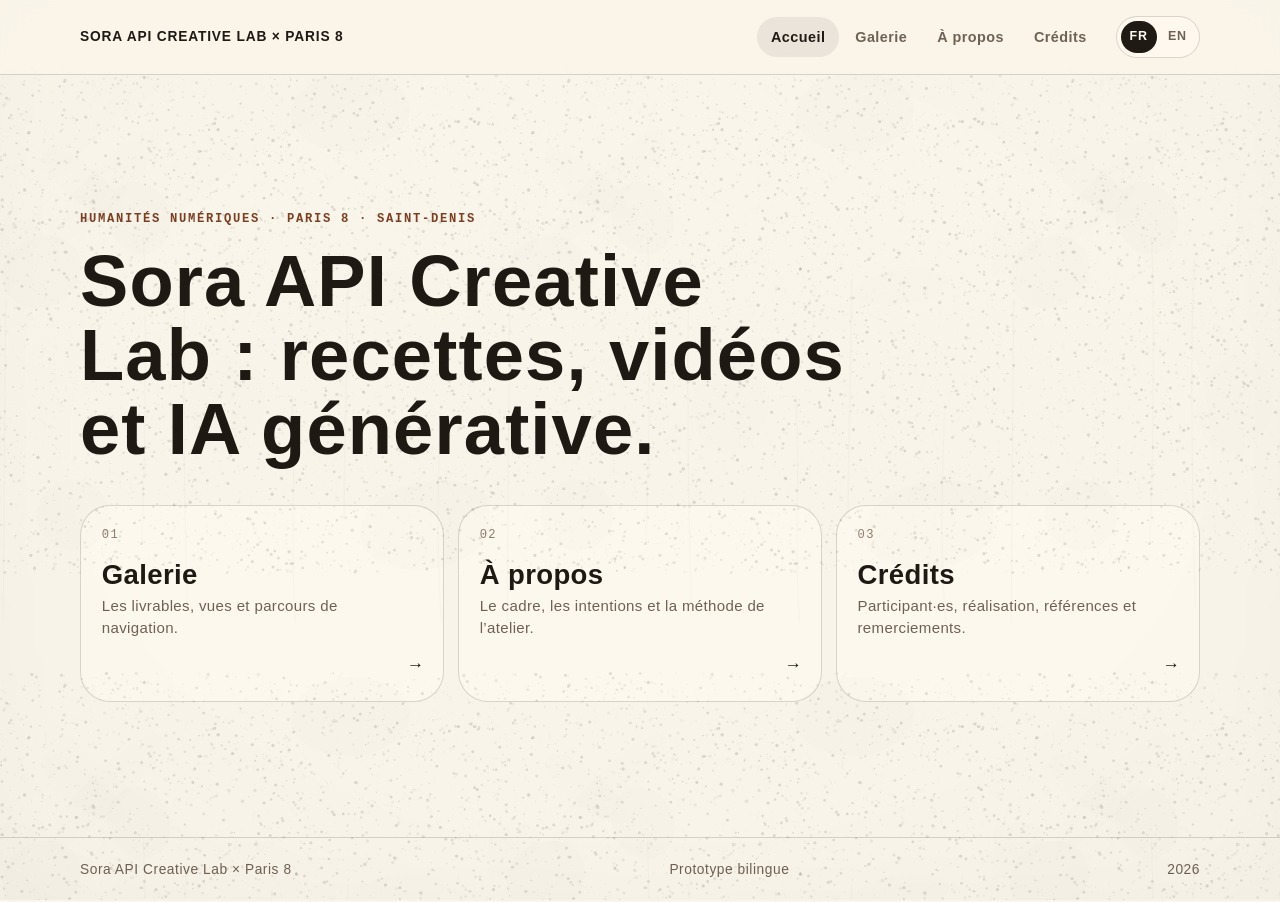
<file: index.html>
<!doctype html>
<html lang="fr">
<head>
  <meta charset="utf-8" />
  <meta name="viewport" content="width=device-width, initial-scale=1" />
  <meta name="description" content="Accueil de la vitrine OpenAI Creative Lab avec les étudiant·es en Humanités numériques de Paris 8." />
  <title>OpenAI Creative Lab × Paris 8 — Accueil</title>
  <link rel="icon" href="./assets/favicon.svg" type="image/svg+xml" />
  <link rel="stylesheet" href="./assets/styles.css" />
  <script type="module">
    import 'https://esm.run/@material/web/all.js';
    import {styles as typescaleStyles} from 'https://esm.run/@material/web/typography/md-typescale-styles.js';
    if ('adoptedStyleSheets' in Document.prototype) {
      document.adoptedStyleSheets.push(typescaleStyles.styleSheet);
    }
  </script>
  <script type="module" src="./assets/site.js"></script>
</head>
<body data-page="home">
  <a class="skip-link" href="#main" data-i18n="a11y.skip">Aller au contenu</a>

  <header class="site-header">
    <div class="header-inner">
      <a class="brand" href="./index.html" aria-label="Sora API Creative Lab Paris 8">
        <span class="brand-text">Sora API Creative Lab × Paris 8</span>
      </a>
      <nav class="site-nav" aria-label="Navigation principale" data-i18n-aria-label="nav.aria">
        <a href="./index.html" data-nav="home" data-i18n="nav.home">Accueil</a>
        <a href="./galerie.html" data-nav="galerie" data-i18n="nav.gallery">Galerie</a>
        <a href="./about.html" data-nav="about" data-i18n="nav.about">À propos</a>
        <a href="./credits.html" data-nav="credits" data-i18n="nav.credits">Crédits</a>
      </nav>
      <div class="lang-switch" aria-label="Choix de langue" data-i18n-aria-label="lang.aria">
        <button type="button" data-lang="fr">FR</button>
        <button type="button" data-lang="en">EN</button>
      </div>
    </div>
  </header>

  <main id="main">
    <section class="hero section-shell home-hero" aria-labelledby="home-title">
      <p class="eyebrow" data-i18n="home.eyebrow">Humanités numériques · Paris 8 · Saint-Denis</p>
      <h1 id="home-title" data-i18n="home.title">OpenAI Creative Lab : recettes, vidéos et IA générative.</h1>

      <nav class="home-options" aria-label="Sections du site" data-i18n-aria-label="home.optionsAria">
        <a class="option-card" href="./galerie.html">
          <span class="option-index">01</span>
          <span class="option-body">
            <strong data-i18n="home.galleryTitle">Galerie</strong>
            <span data-i18n="home.galleryCopy">Les livrables, vues et parcours de navigation.</span>
          </span>
          <span class="option-arrow" aria-hidden="true">→</span>
        </a>
        <a class="option-card" href="./about.html">
          <span class="option-index">02</span>
          <span class="option-body">
            <strong data-i18n="home.aboutTitle">À propos</strong>
            <span data-i18n="home.aboutCopy">Le cadre, les intentions et la méthode de l’atelier.</span>
          </span>
          <span class="option-arrow" aria-hidden="true">→</span>
        </a>
        <a class="option-card" href="./credits.html">
          <span class="option-index">03</span>
          <span class="option-body">
            <strong data-i18n="home.creditsTitle">Crédits</strong>
            <span data-i18n="home.creditsCopy">Participant·es, réalisation, références et remerciements.</span>
          </span>
          <span class="option-arrow" aria-hidden="true">→</span>
        </a>
      </nav>
    </section>
  </main>

  <footer class="site-footer">
    <div class="section-shell footer-inner">
      <span>Sora API Creative Lab × Paris 8</span>
      <span data-i18n="footer.note">Prototype bilingue</span>
      <span id="year"></span>
    </div>
  </footer>
</body>
</html>
</file>
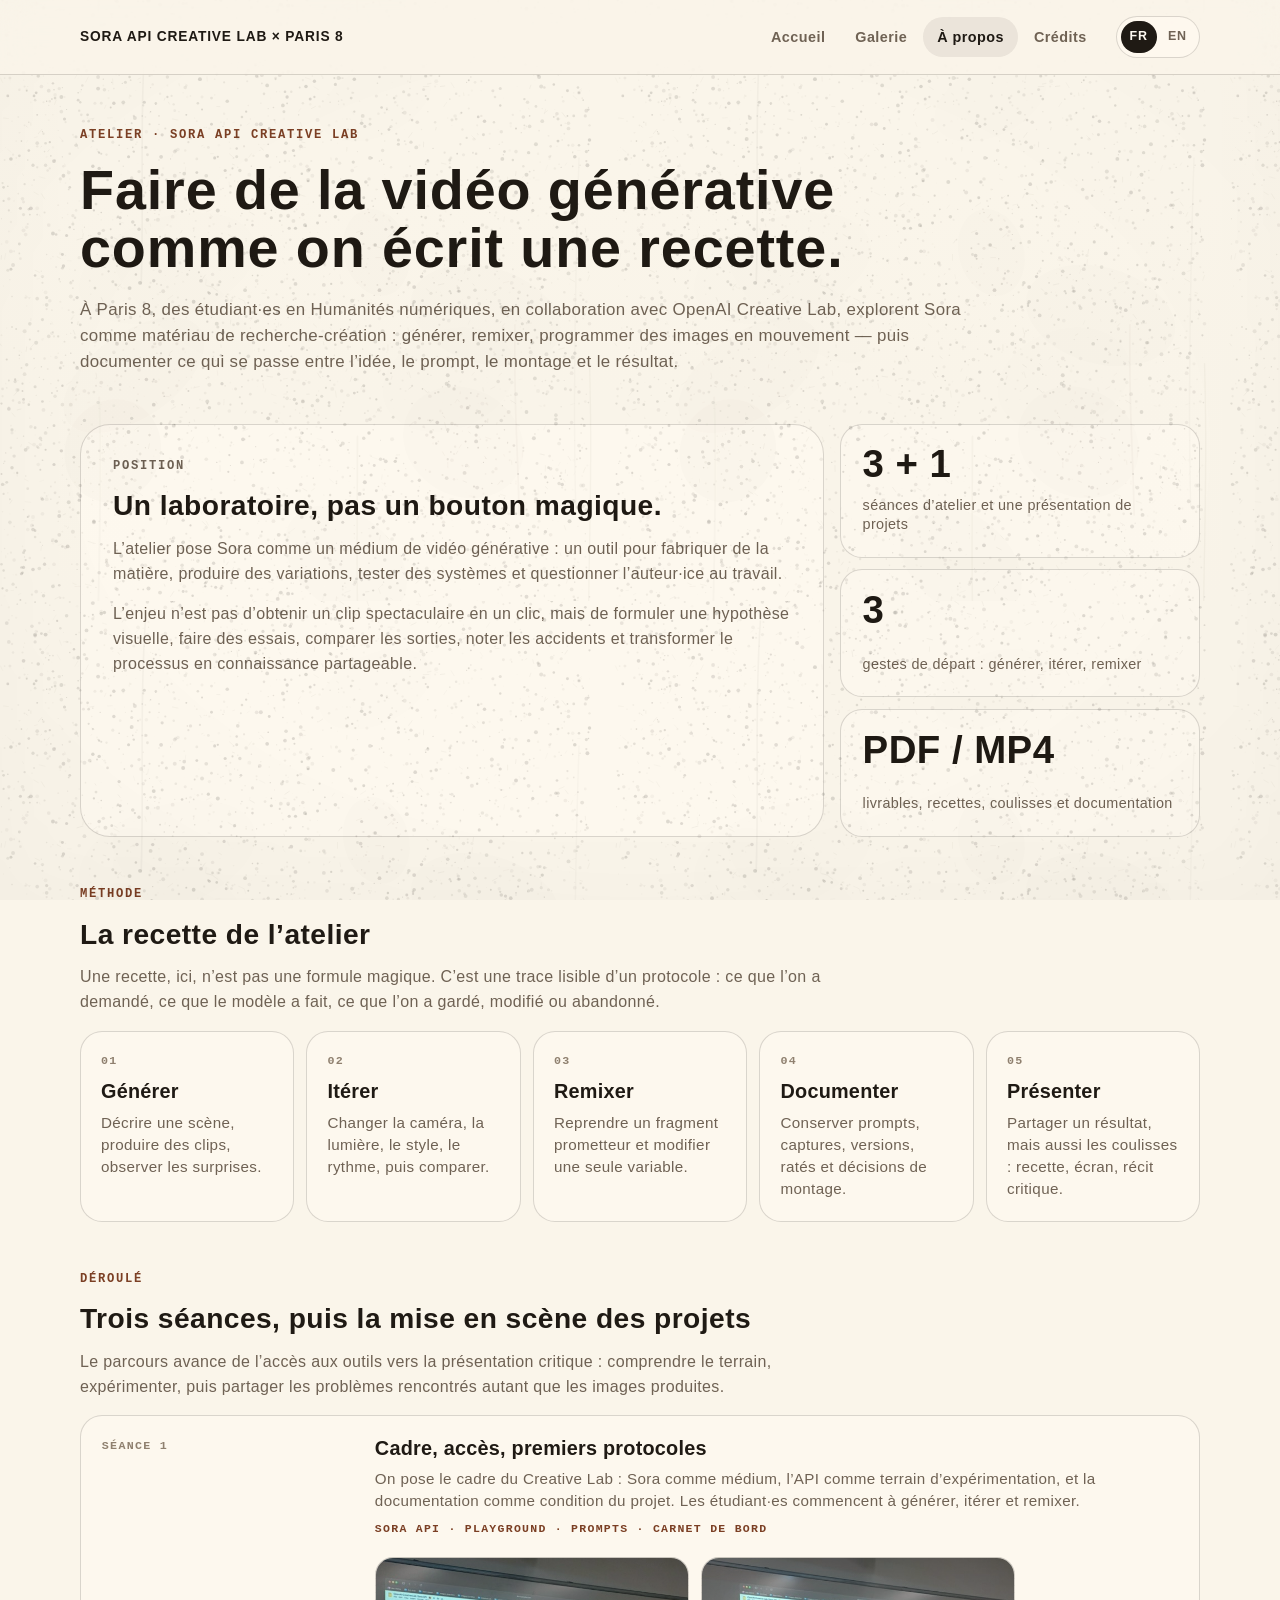
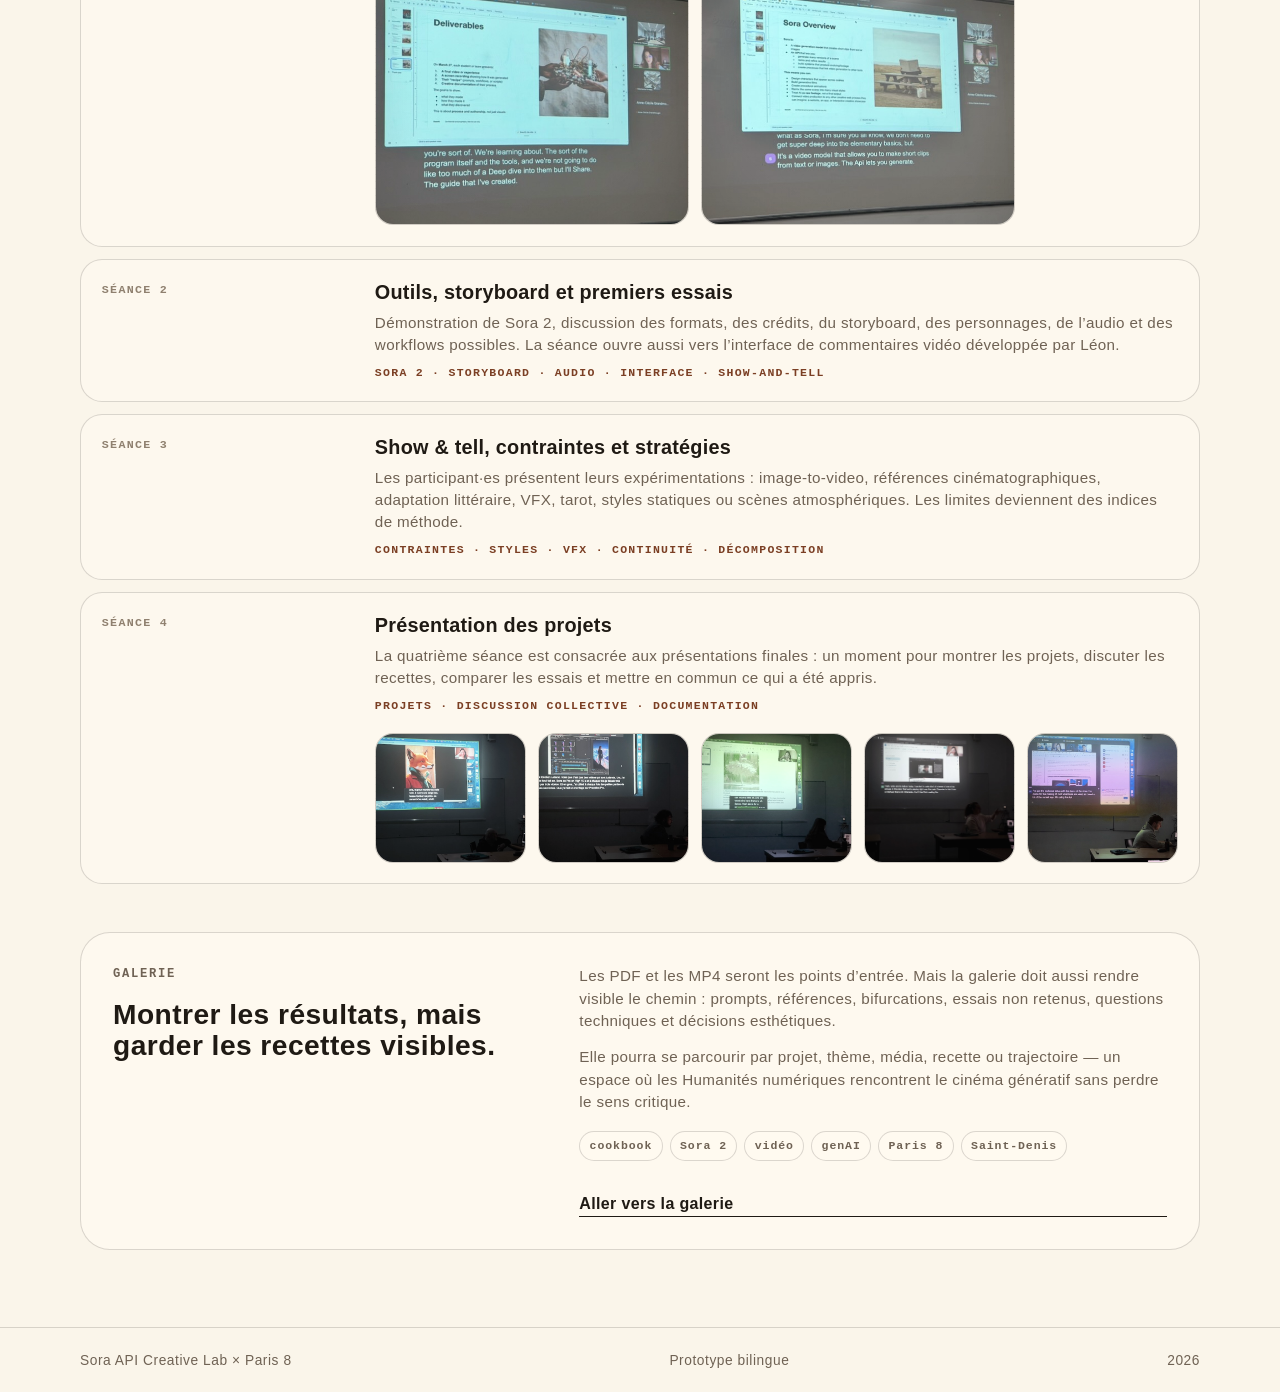
<file: about.html>
<!doctype html>
<html lang="fr">
<head>
  <meta charset="utf-8" />
  <meta name="viewport" content="width=device-width, initial-scale=1" />
  <meta name="description" content="À propos de l’atelier Sora API Creative Lab avec les étudiant·es en Humanités numériques de Paris 8." />
  <title>Sora API Creative Lab × Paris 8 — À propos</title>
  <link rel="icon" href="./assets/favicon.svg" type="image/svg+xml" />
  <link rel="stylesheet" href="./assets/styles.css" />
  <script type="module">
    import 'https://esm.run/@material/web/all.js';
    import {styles as typescaleStyles} from 'https://esm.run/@material/web/typography/md-typescale-styles.js';
    if ('adoptedStyleSheets' in Document.prototype) {
      document.adoptedStyleSheets.push(typescaleStyles.styleSheet);
    }
  </script>
  <script type="module" src="./assets/site.js"></script>
</head>
<body data-page="about">
  <a class="skip-link" href="#main" data-i18n="a11y.skip">Aller au contenu</a>

  <header class="site-header">
    <div class="header-inner">
      <a class="brand" href="./index.html" aria-label="Sora API Creative Lab Paris 8">
        <span class="brand-text">Sora API Creative Lab × Paris 8</span>
      </a>
      <nav class="site-nav" aria-label="Navigation principale" data-i18n-aria-label="nav.aria">
        <a href="./index.html" data-nav="home" data-i18n="nav.home">Accueil</a>
        <a href="./galerie.html" data-nav="galerie" data-i18n="nav.gallery">Galerie</a>
        <a href="./about.html" data-nav="about" data-i18n="nav.about">À propos</a>
        <a href="./credits.html" data-nav="credits" data-i18n="nav.credits">Crédits</a>
      </nav>
      <div class="lang-switch" aria-label="Choix de langue" data-i18n-aria-label="lang.aria">
        <button type="button" data-lang="fr">FR</button>
        <button type="button" data-lang="en">EN</button>
      </div>
    </div>
  </header>

  <main id="main">
    <section class="hero section-shell page-hero about-page" aria-labelledby="about-title">
      <div class="page-heading">
        <p class="eyebrow" data-i18n="about.eyebrow">Atelier · Sora API Creative Lab</p>
        <h1 id="about-title" data-i18n="about.title">Faire de la vidéo générative comme on écrit une recette.</h1>
        <p class="lede" data-i18n="about.lede">À Paris 8, des étudiant·es en Humanités numériques explorent Sora comme matériau de recherche-création : générer, remixer, programmer des images en mouvement — puis documenter ce qui se passe entre l’idée, le prompt, le montage et le résultat.</p>
      </div>

      <div class="about-intro-grid" aria-label="Présentation de l’atelier" data-i18n-aria-label="about.gridAria">
        <article class="text-panel about-lead-panel">
          <p class="panel-label" data-i18n="about.manifestKicker">Position</p>
          <h2 data-i18n="about.manifestTitle">Un laboratoire, pas un bouton magique.</h2>
          <p data-i18n="about.manifestBody1">L’atelier pose Sora comme un médium de vidéo générative : un outil pour fabriquer de la matière, produire des variations, tester des systèmes et questionner l’auteur·ice au travail.</p>
          <p data-i18n="about.manifestBody2">L’enjeu n’est pas d’obtenir un clip spectaculaire en un clic, mais de formuler une hypothèse visuelle, faire des essais, comparer les sorties, noter les accidents et transformer le processus en connaissance partageable.</p>
        </article>

        <aside class="lab-facts" aria-label="Repères" data-i18n-aria-label="about.factsAria">
          <div class="fact-card">
            <span class="fact-number" data-i18n="about.factSessionsNumber">3 + 1</span>
            <span class="fact-label" data-i18n="about.factSessionsLabel">séances d’atelier et une présentation de projets</span>
          </div>
          <div class="fact-card">
            <span class="fact-number" data-i18n="about.factMethodNumber">3</span>
            <span class="fact-label" data-i18n="about.factMethodLabel">gestes de départ : générer, itérer, remixer</span>
          </div>
          <div class="fact-card">
            <span class="fact-number" data-i18n="about.factOutputNumber">PDF / MP4</span>
            <span class="fact-label" data-i18n="about.factOutputLabel">livrables, recettes, coulisses et documentation</span>
          </div>
        </aside>
      </div>

      <section class="about-block" aria-labelledby="method-title">
        <div class="section-heading">
          <p class="panel-label" data-i18n="about.methodKicker">Méthode</p>
          <h2 id="method-title" data-i18n="about.methodTitle">La recette de l’atelier</h2>
          <p data-i18n="about.methodLede">Une recette, ici, n’est pas une formule magique. C’est une trace lisible d’un protocole : ce que l’on a demandé, ce que le modèle a fait, ce que l’on a gardé, modifié ou abandonné.</p>
        </div>
        <div class="method-grid" aria-label="Étapes de méthode" data-i18n-aria-label="about.methodAria">
          <article class="method-card">
            <span class="method-index">01</span>
            <h3 data-i18n="about.methodGenerateTitle">Générer</h3>
            <p data-i18n="about.methodGenerateBody">Décrire une scène, produire des clips, observer les surprises.</p>
          </article>
          <article class="method-card">
            <span class="method-index">02</span>
            <h3 data-i18n="about.methodIterateTitle">Itérer</h3>
            <p data-i18n="about.methodIterateBody">Changer la caméra, la lumière, le style, le rythme, puis comparer.</p>
          </article>
          <article class="method-card">
            <span class="method-index">03</span>
            <h3 data-i18n="about.methodRemixTitle">Remixer</h3>
            <p data-i18n="about.methodRemixBody">Reprendre un fragment prometteur et modifier une seule variable.</p>
          </article>
          <article class="method-card">
            <span class="method-index">04</span>
            <h3 data-i18n="about.methodDocumentTitle">Documenter</h3>
            <p data-i18n="about.methodDocumentBody">Conserver prompts, captures, versions, ratés et décisions de montage.</p>
          </article>
          <article class="method-card">
            <span class="method-index">05</span>
            <h3 data-i18n="about.methodShareTitle">Présenter</h3>
            <p data-i18n="about.methodShareBody">Partager un résultat, mais aussi les coulisses : recette, écran, récit critique.</p>
          </article>
        </div>
      </section>

      <section class="about-block" aria-labelledby="sessions-title">
        <div class="section-heading">
          <p class="panel-label" data-i18n="about.sessionsKicker">Déroulé</p>
          <h2 id="sessions-title" data-i18n="about.sessionsTitle">Trois séances, puis la mise en scène des projets</h2>
          <p data-i18n="about.sessionsLede">Le parcours avance de l’accès aux outils vers la présentation critique : comprendre le terrain, expérimenter, puis partager les problèmes rencontrés autant que les images produites.</p>
        </div>

        <ol class="session-timeline">
          <li class="session-card">
            <div class="session-marker" data-i18n="about.session1Label">Séance 1</div>
            <div class="session-content">
              <h3 data-i18n="about.session1Title">Cadre, accès, premiers protocoles</h3>
              <p data-i18n="about.session1Body">On pose le cadre du Creative Lab : Sora comme médium, l’API comme terrain d’expérimentation, et la documentation comme condition du projet. Les étudiant·es commencent à générer, itérer et remixer.</p>
              <p class="session-tags" data-i18n="about.session1Tags">Sora API · playground · prompts · carnet de bord</p>
              <div class="session-media-grid session-media-grid-two" aria-label="Images de la séance 1" data-i18n-aria-label="about.session1PhotosAria">
                <figure class="session-figure" data-photo-name="IMG_6226.jpeg">
                  <img src="./assets/photos/IMG_6226.jpeg" width="640" height="546" loading="lazy" alt="Séance 1 — atelier Sora API Creative Lab, IMG_6226" data-i18n-alt="about.session1Photo1Alt" />
                  <figcaption><span data-i18n="about.session1Photo1Caption">Séance 1 · mise en route de l’atelier</span><small>IMG_6226</small></figcaption>
                </figure>
                <figure class="session-figure" data-photo-name="IMG_6225.jpeg">
                  <img src="./assets/photos/IMG_6225.jpeg" width="640" height="546" loading="lazy" alt="Séance 1 — atelier Sora API Creative Lab, IMG_6225" data-i18n-alt="about.session1Photo2Alt" />
                  <figcaption><span data-i18n="about.session1Photo2Caption">Séance 1 · premiers repères collectifs</span><small>IMG_6225</small></figcaption>
                </figure>
              </div>
            </div>
          </li>
          <li class="session-card">
            <div class="session-marker" data-i18n="about.session2Label">Séance 2</div>
            <div class="session-content">
              <h3 data-i18n="about.session2Title">Outils, storyboard et premiers essais</h3>
              <p data-i18n="about.session2Body">Démonstration de Sora 2, discussion des formats, des crédits, du storyboard, des personnages, de l’audio et des workflows possibles. La séance ouvre aussi vers l’interface de commentaires vidéo développée par Léon.</p>
              <p class="session-tags" data-i18n="about.session2Tags">Sora 2 · storyboard · audio · interface · show-and-tell</p>
            </div>
          </li>
          <li class="session-card">
            <div class="session-marker" data-i18n="about.session3Label">Séance 3</div>
            <div class="session-content">
              <h3 data-i18n="about.session3Title">Show & tell, contraintes et stratégies</h3>
              <p data-i18n="about.session3Body">Les participant·es présentent leurs expérimentations : image-to-video, références cinématographiques, adaptation littéraire, VFX, tarot, styles statiques ou scènes atmosphériques. Les limites deviennent des indices de méthode.</p>
              <p class="session-tags" data-i18n="about.session3Tags">contraintes · styles · VFX · continuité · décomposition</p>
            </div>
          </li>
          <li class="session-card">
            <div class="session-marker" data-i18n="about.session4Label">Séance 4</div>
            <div class="session-content">
              <h3 data-i18n="about.session4Title">Présentation des projets</h3>
              <p data-i18n="about.session4Body">La quatrième séance est consacrée aux présentations finales : un moment pour montrer les projets, discuter les recettes, comparer les essais et mettre en commun ce qui a été appris.</p>
              <p class="session-tags" data-i18n="about.session4Tags">projets · discussion collective · documentation</p>
              <div class="session-media-grid session-media-grid-five" aria-label="Images de la séance 4" data-i18n-aria-label="about.session4PhotosAria">
                <figure class="session-figure" data-photo-name="IMG_7014.jpeg">
                  <img src="./assets/photos/IMG_7014.jpeg" width="640" height="546" loading="lazy" alt="Séance 4 — présentation des projets, IMG_7014" data-i18n-alt="about.session4Photo1Alt" />
                  <figcaption><span data-i18n="about.session4Photo1Caption">Séance 4 · présentation des projets</span><small>IMG_7014</small></figcaption>
                </figure>
                <figure class="session-figure" data-photo-name="IMG_7013.jpeg">
                  <img src="./assets/photos/IMG_7013.jpeg" width="640" height="546" loading="lazy" alt="Séance 4 — présentation des projets, IMG_7013" data-i18n-alt="about.session4Photo2Alt" />
                  <figcaption><span data-i18n="about.session4Photo2Caption">Séance 4 · retours et discussion</span><small>IMG_7013</small></figcaption>
                </figure>
                <figure class="session-figure" data-photo-name="IMG_7011.jpeg">
                  <img src="./assets/photos/IMG_7011.jpeg" width="640" height="546" loading="lazy" alt="Séance 4 — présentation des projets, IMG_7011" data-i18n-alt="about.session4Photo3Alt" />
                  <figcaption><span data-i18n="about.session4Photo3Caption">Séance 4 · gestes, écrans, recettes</span><small>IMG_7011</small></figcaption>
                </figure>
                <figure class="session-figure" data-photo-name="IMG_7010.jpeg">
                  <img src="./assets/photos/IMG_7010.jpeg" width="640" height="546" loading="lazy" alt="Séance 4 — présentation des projets, IMG_7010" data-i18n-alt="about.session4Photo4Alt" />
                  <figcaption><span data-i18n="about.session4Photo4Caption">Séance 4 · projets en discussion</span><small>IMG_7010</small></figcaption>
                </figure>
                <figure class="session-figure" data-photo-name="IMG_7009.jpeg">
                  <img src="./assets/photos/IMG_7009.jpeg" width="640" height="546" loading="lazy" alt="Séance 4 — présentation des projets, IMG_7009" data-i18n-alt="about.session4Photo5Alt" />
                  <figcaption><span data-i18n="about.session4Photo5Caption">Séance 4 · traces de l’atelier</span><small>IMG_7009</small></figcaption>
                </figure>
              </div>
            </div>
          </li>
        </ol>
      </section>

      <section class="about-block about-gallery-note" aria-labelledby="gallery-note-title">
        <article class="text-panel reflection-panel">
          <div>
            <p class="panel-label" data-i18n="about.galleryKicker">Galerie</p>
            <h2 id="gallery-note-title" data-i18n="about.galleryTitle">Montrer les résultats, mais garder les recettes visibles.</h2>
          </div>
          <div class="reflection-copy">
            <p data-i18n="about.galleryBody1">Les PDF et les MP4 seront les points d’entrée. Mais la galerie doit aussi rendre visible le chemin : prompts, références, bifurcations, essais non retenus, questions techniques et décisions esthétiques.</p>
            <p data-i18n="about.galleryBody2">Elle pourra se parcourir par projet, thème, média, recette ou trajectoire — un espace où les Humanités numériques rencontrent le cinéma génératif sans perdre le sens critique.</p>
            <div class="tag-cloud" aria-label="Mots-clés" data-i18n-aria-label="about.tagsAria">
              <span data-i18n="about.tagCookbook">cookbook</span>
              <span data-i18n="about.tagSora">Sora 2</span>
              <span data-i18n="about.tagVideo">vidéo</span>
              <span data-i18n="about.tagGenai">genAI</span>
              <span data-i18n="about.tagParis8">Paris 8</span>
              <span data-i18n="about.tagSaintDenis">Saint-Denis</span>
            </div>
            <a class="inline-link" href="./galerie.html" data-i18n="about.galleryLink">Aller vers la galerie</a>
          </div>
        </article>
      </section>
    </section>
  </main>

  <footer class="site-footer">
    <div class="section-shell footer-inner">
      <span>Sora API Creative Lab × Paris 8</span>
      <span data-i18n="footer.note">Prototype bilingue</span>
      <span id="year"></span>
    </div>
  </footer>
</body>
</html>
</file>
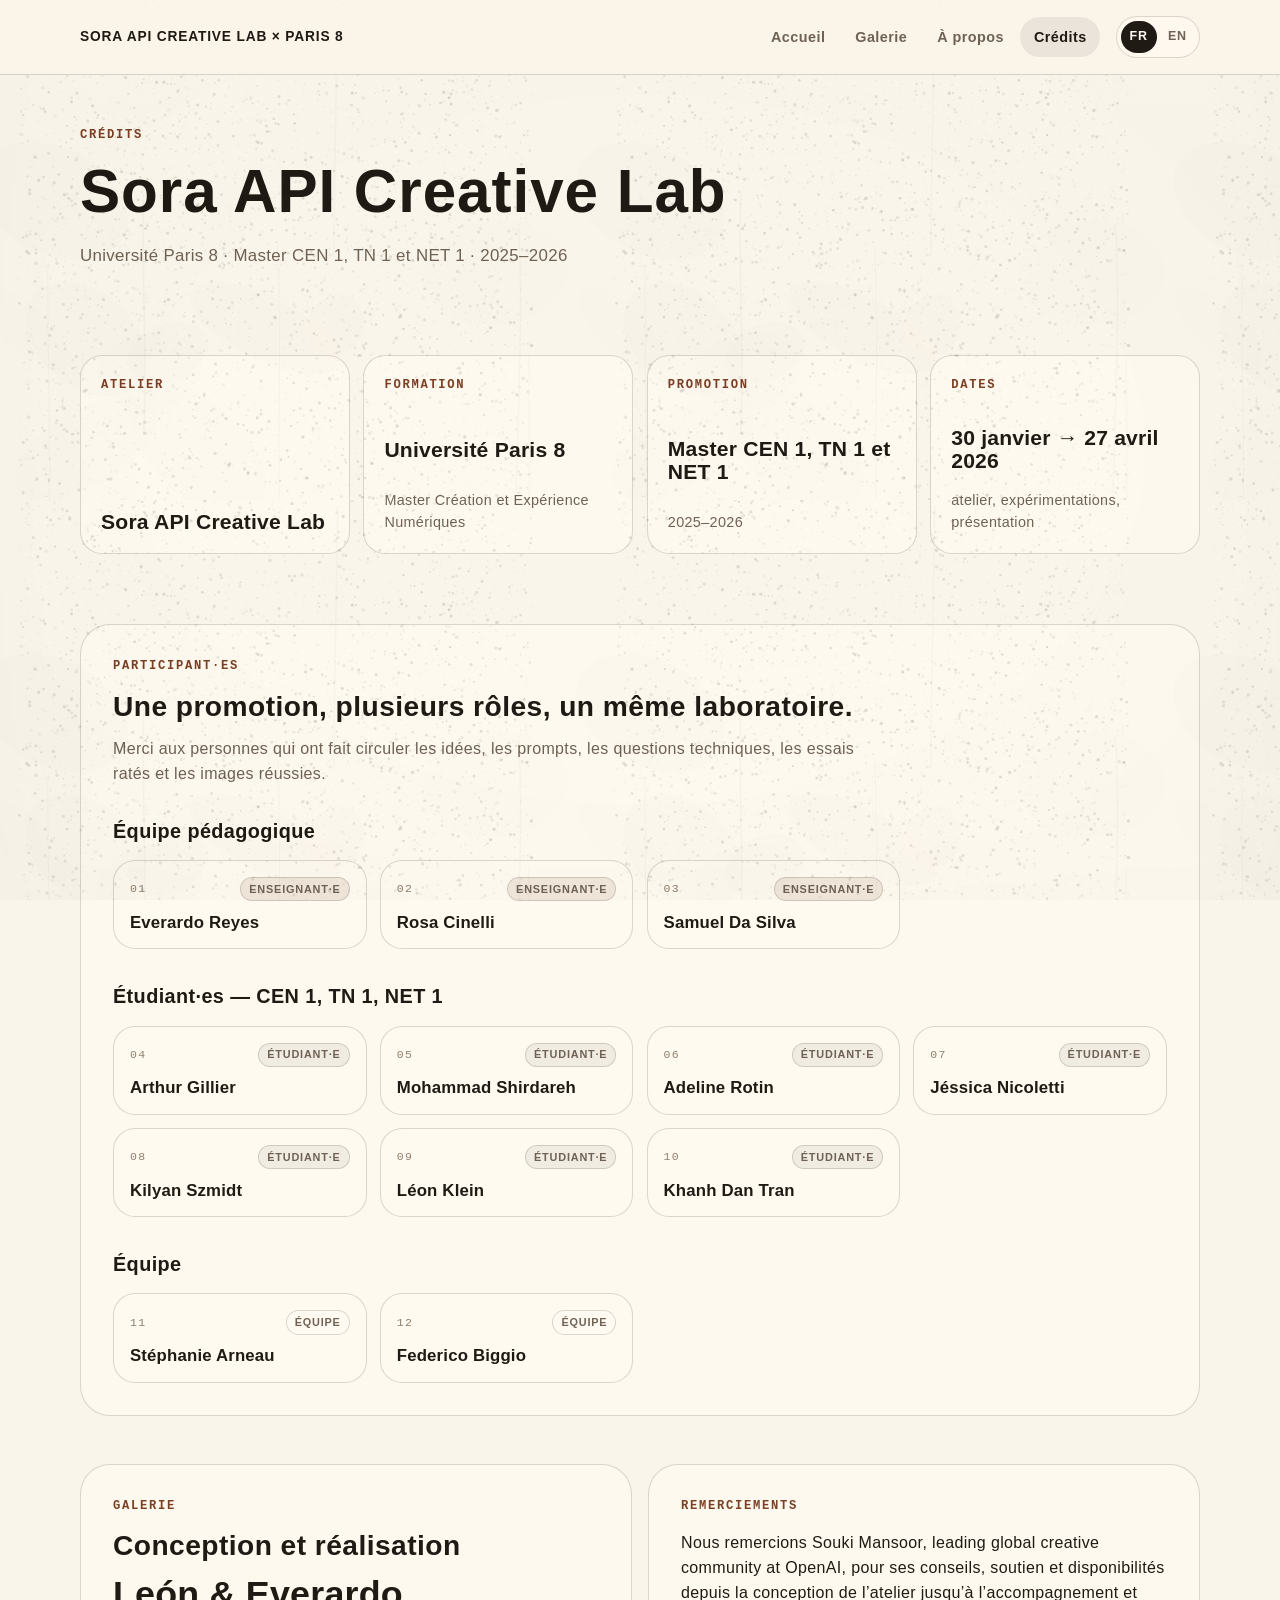
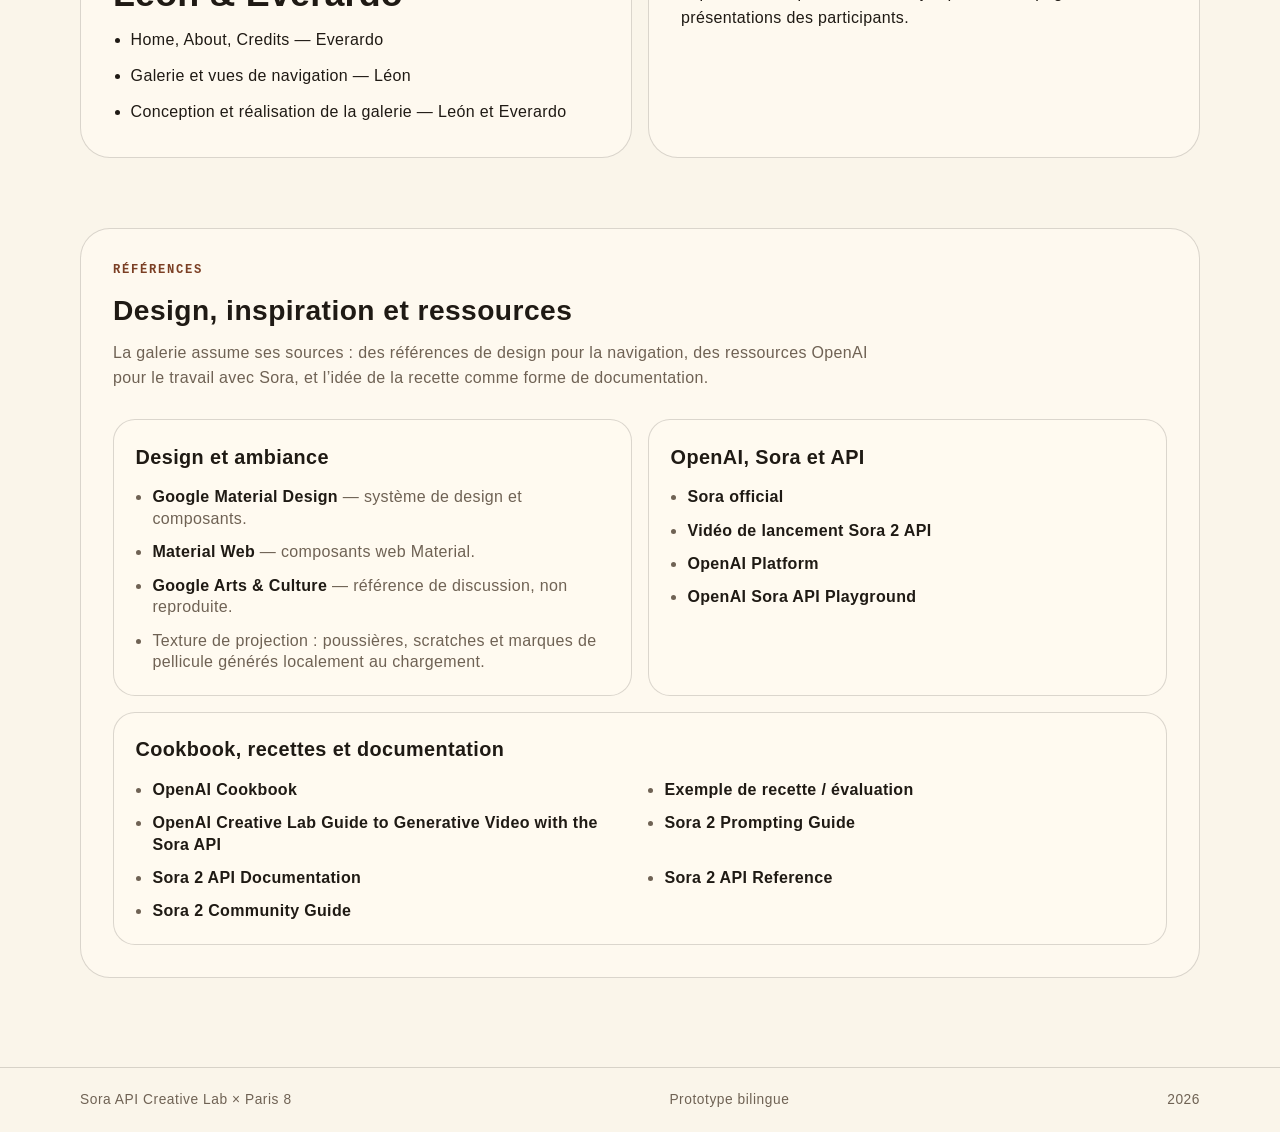
<file: credits.html>
<!doctype html>
<html lang="fr">
<head>
  <meta charset="utf-8" />
  <meta name="viewport" content="width=device-width, initial-scale=1" />
  <meta name="description" content="Crédits et participant·es du Sora API Creative Lab à Paris 8." />
  <title>Sora API Creative Lab × Paris 8 — Crédits</title>
  <link rel="icon" href="./assets/favicon.svg" type="image/svg+xml" />
  <link rel="stylesheet" href="./assets/styles.css" />
  <script type="module">
    import 'https://esm.run/@material/web/all.js';
    import {styles as typescaleStyles} from 'https://esm.run/@material/web/typography/md-typescale-styles.js';
    if ('adoptedStyleSheets' in Document.prototype) {
      document.adoptedStyleSheets.push(typescaleStyles.styleSheet);
    }
  </script>
  <script type="module" src="./assets/site.js"></script>
</head>
<body data-page="credits">
  <a class="skip-link" href="#main" data-i18n="a11y.skip">Aller au contenu</a>

  <header class="site-header">
    <div class="header-inner">
      <a class="brand" href="./index.html" aria-label="Sora API Creative Lab Paris 8">
        <span class="brand-text">Sora API Creative Lab × Paris 8</span>
      </a>
      <nav class="site-nav" aria-label="Navigation principale" data-i18n-aria-label="nav.aria">
        <a href="./index.html" data-nav="home" data-i18n="nav.home">Accueil</a>
        <a href="./galerie.html" data-nav="galerie" data-i18n="nav.gallery">Galerie</a>
        <a href="./about.html" data-nav="about" data-i18n="nav.about">À propos</a>
        <a href="./credits.html" data-nav="credits" data-i18n="nav.credits">Crédits</a>
      </nav>
      <div class="lang-switch" aria-label="Choix de langue" data-i18n-aria-label="lang.aria">
        <button type="button" data-lang="fr">FR</button>
        <button type="button" data-lang="en">EN</button>
      </div>
    </div>
  </header>

  <main id="main">
    <section class="hero section-shell page-hero credits-page" aria-labelledby="credits-title">
      <div class="page-heading">
        <p class="eyebrow" data-i18n="credits.eyebrow">Crédits</p>
        <h1 id="credits-title" data-i18n="credits.title">Sora API Creative Lab</h1>
        <p class="lede" data-i18n="credits.lede">Université Paris 8 · Master CEN 1, TN 1 et NET 1 · 2025–2026</p>
      </div>

      <div class="credit-meta-grid" aria-label="Repères de l’atelier" data-i18n-aria-label="credits.metaAria">
        <article class="credit-meta-card">
          <p class="panel-label" data-i18n="credits.metaWorkshopLabel">Atelier</p>
          <strong data-i18n="credits.metaWorkshopTitle">Sora API Creative Lab</strong>
        </article>
        <article class="credit-meta-card">
          <p class="panel-label" data-i18n="credits.metaProgramLabel">Formation</p>
          <strong data-i18n="credits.metaProgramTitle">Université Paris 8</strong>
          <span data-i18n="credits.metaProgramBody">Master Création et Expérience Numériques</span>
        </article>
        <article class="credit-meta-card">
          <p class="panel-label" data-i18n="credits.metaCohortLabel">Promotion</p>
          <strong data-i18n="credits.metaCohortTitle">Master CEN 1, TN 1 et NET 1</strong>
          <span>2025–2026</span>
        </article>
        <article class="credit-meta-card">
          <p class="panel-label" data-i18n="credits.metaDatesLabel">Dates</p>
          <strong data-i18n="credits.metaDatesTitle">30 janvier → 27 avril 2026</strong>
          <span data-i18n="credits.metaDatesBody">atelier, expérimentations, présentation</span>
        </article>
      </div>

      <article class="credit-panel participant-panel" aria-labelledby="credits-participants-title">
        <div class="section-head">
          <p class="panel-label" data-i18n="credits.participantsKicker">Participant·es</p>
          <h2 id="credits-participants-title" data-i18n="credits.participantsTitle">Une promotion, plusieurs rôles, un même laboratoire.</h2>
          <p data-i18n="credits.participantsIntro">Merci aux personnes qui ont fait circuler les idées, les prompts, les questions techniques, les essais ratés et les images réussies.</p>
        </div>

        <div class="participant-groups">
          <section class="participant-group" aria-labelledby="teachers-title">
            <h3 id="teachers-title" data-i18n="credits.groupTeachers">Équipe pédagogique</h3>
            <div class="people-grid">
              <article class="person-card">
                <div class="person-head"><span class="person-number">01</span><span class="role-badge role-teacher" data-i18n="role.teacher">enseignant</span></div>
                <strong>Everardo Reyes</strong>
              </article>
              <article class="person-card">
                <div class="person-head"><span class="person-number">02</span><span class="role-badge role-teacher" data-i18n="role.teacher">enseignante</span></div>
                <strong>Rosa Cinelli</strong>
              </article>
              <article class="person-card">
                <div class="person-head"><span class="person-number">03</span><span class="role-badge role-teacher" data-i18n="role.teacher">enseignant</span></div>
                <strong>Samuel Da Silva</strong>
              </article>
            </div>
          </section>

          <section class="participant-group" aria-labelledby="students-title">
            <h3 id="students-title" data-i18n="credits.groupStudents">Étudiant·es — CEN 1, TN 1, NET 1</h3>
            <div class="people-grid">
              <article class="person-card">
                <div class="person-head"><span class="person-number">04</span><span class="role-badge role-student" data-i18n="role.student">étudiant</span></div>
                <strong>Arthur Gillier</strong>
              </article>
              <article class="person-card">
                <div class="person-head"><span class="person-number">05</span><span class="role-badge role-student" data-i18n="role.student">étudiant</span></div>
                <strong>Mohammad Shirdareh</strong>
              </article>
              <article class="person-card">
                <div class="person-head"><span class="person-number">06</span><span class="role-badge role-student" data-i18n="role.student">étudiante</span></div>
                <strong>Adeline Rotin</strong>
              </article>
              <article class="person-card">
                <div class="person-head"><span class="person-number">07</span><span class="role-badge role-student" data-i18n="role.student">étudiante</span></div>
                <strong>Jéssica Nicoletti</strong>
              </article>
              <article class="person-card">
                <div class="person-head"><span class="person-number">08</span><span class="role-badge role-student" data-i18n="role.student">étudiant</span></div>
                <strong>Kilyan Szmidt</strong>
              </article>
              <article class="person-card">
                <div class="person-head"><span class="person-number">09</span><span class="role-badge role-student" data-i18n="role.student">étudiant</span></div>
                <strong>Léon Klein</strong>
              </article>
              <article class="person-card">
                <div class="person-head"><span class="person-number">10</span><span class="role-badge role-student" data-i18n="role.student">étudiante</span></div>
                <strong>Khanh Dan Tran</strong>
              </article>
            </div>
          </section>

          <section class="participant-group" aria-labelledby="staff-title">
            <h3 id="staff-title" data-i18n="credits.groupStaff">Équipe</h3>
            <div class="people-grid people-grid-compact">
              <article class="person-card">
                <div class="person-head"><span class="person-number">11</span><span class="role-badge role-staff" data-i18n="role.staff">équipe</span></div>
                <strong>Stéphanie Arneau</strong>
              </article>
              <article class="person-card">
                <div class="person-head"><span class="person-number">12</span><span class="role-badge role-staff" data-i18n="role.staff">équipe</span></div>
                <strong>Federico Biggio</strong>
              </article>
            </div>
          </section>
        </div>
      </article>

      <div class="credits-two-col">
        <article class="credit-panel">
          <p class="panel-label" data-i18n="credits.productionKicker">Galerie</p>
          <h2 data-i18n="credits.productionTitle">Conception et réalisation</h2>
          <p class="credit-highlight">León & Everardo</p>
          <ul class="compact-list">
            <li data-i18n="credits.productionItem1">Home, About, Credits — Everardo</li>
            <li data-i18n="credits.productionItem2">Galerie et vues de navigation — Léon</li>
            <li data-i18n="credits.productionItem3">Conception et réalisation de la galerie — León et Everardo</li>
          </ul>
        </article>

        <article class="credit-panel">
          <p class="panel-label" data-i18n="credits.thanksKicker">Remerciements</p>
          <p data-i18n="credits.thanksBody">Cette vitrine remercie les participant·es pour leurs expérimentations, mais aussi pour les traces laissées derrière les images : captures, prompts, notes, questions, erreurs utiles et décisions de montage.</p>
        </article>
      </div>

      <article class="credit-panel references-panel" aria-labelledby="credits-references-title">
        <div class="section-head">
          <p class="panel-label" data-i18n="credits.referencesKicker">Références</p>
          <h2 id="credits-references-title" data-i18n="credits.referencesTitle">Design, inspiration et ressources</h2>
          <p data-i18n="credits.referencesIntro">La galerie assume ses sources : des références de design pour la navigation, des ressources OpenAI pour le travail avec Sora, et l’idée de la recette comme forme de documentation.</p>
        </div>

        <div class="references-grid">
          <article class="reference-card">
            <h3 data-i18n="credits.refDesignTitle">Design et ambiance</h3>
            <ul class="resource-list">
              <li><a href="https://m3.material.io/" target="_blank" rel="noopener">Google Material Design</a> <span data-i18n="credits.refMaterial">— système de design et composants.</span></li>
              <li><a href="https://material-web.dev/" target="_blank" rel="noopener">Material Web</a> <span data-i18n="credits.refMaterialWeb">— composants web Material.</span></li>
              <li><a href="https://artsandculture.google.com/" target="_blank" rel="noopener">Google Arts & Culture</a> <span data-i18n="credits.refArts">— référence de discussion, non reproduite.</span></li>
              <li data-i18n="credits.refFilmTexture">Texture de projection : poussières, scratches et marques de pellicule générés localement au chargement.</li>
            </ul>
          </article>

          <article class="reference-card">
            <h3 data-i18n="credits.refSoraTitle">OpenAI, Sora et API</h3>
            <ul class="resource-list">
              <li><a href="https://www.instagram.com/soraofficial/" target="_blank" rel="noopener">Sora official</a></li>
              <li><a href="https://www.instagram.com/p/DP7umQjj_Re/" target="_blank" rel="noopener" data-i18n="credits.refSoraLaunch">Vidéo de lancement Sora 2 API</a></li>
              <li><a href="https://platform.openai.com" target="_blank" rel="noopener">OpenAI Platform</a></li>
              <li><a href="https://platform.openai.com/playground/videos" target="_blank" rel="noopener">OpenAI Sora API Playground</a></li>
            </ul>
          </article>

          <article class="reference-card reference-card-wide">
            <h3 data-i18n="credits.refCookbookTitle">Cookbook, recettes et documentation</h3>
            <ul class="resource-list two-column-list">
              <li><a href="https://cookbook.openai.com/" target="_blank" rel="noopener">OpenAI Cookbook</a></li>
              <li><a href="https://cookbook.openai.com/examples/evaluation/building_resilient_prompts_using_an_evaluation_flywheel" target="_blank" rel="noopener" data-i18n="credits.refRecipeExample">Exemple de recette / évaluation</a></li>
              <li><a href="https://docs.google.com/document/d/1zBvC0ngZbqkd7AlJnw_ALoBh3TJK8njmmN8pP0eC1Qc/edit?tab=t.0" target="_blank" rel="noopener">OpenAI Creative Lab Guide to Generative Video with the Sora API</a></li>
              <li><a href="https://cookbook.openai.com/examples/sora/sora2_prompting_guide" target="_blank" rel="noopener">Sora 2 Prompting Guide</a></li>
              <li><a href="https://platform.openai.com/docs/guides/video-generation" target="_blank" rel="noopener">Sora 2 API Documentation</a></li>
              <li><a href="https://platform.openai.com/docs/api-reference/videos" target="_blank" rel="noopener">Sora 2 API Reference</a></li>
              <li><a href="https://www.datacamp.com/tutorial/sora-2-api-guide" target="_blank" rel="noopener">Sora 2 Community Guide</a></li>
            </ul>
          </article>
        </div>
      </article>
    </section>
  </main>

  <footer class="site-footer">
    <div class="section-shell footer-inner">
      <span>Sora API Creative Lab × Paris 8</span>
      <span data-i18n="footer.note">Prototype bilingue</span>
      <span id="year"></span>
    </div>
  </footer>
</body>
</html>
</file>
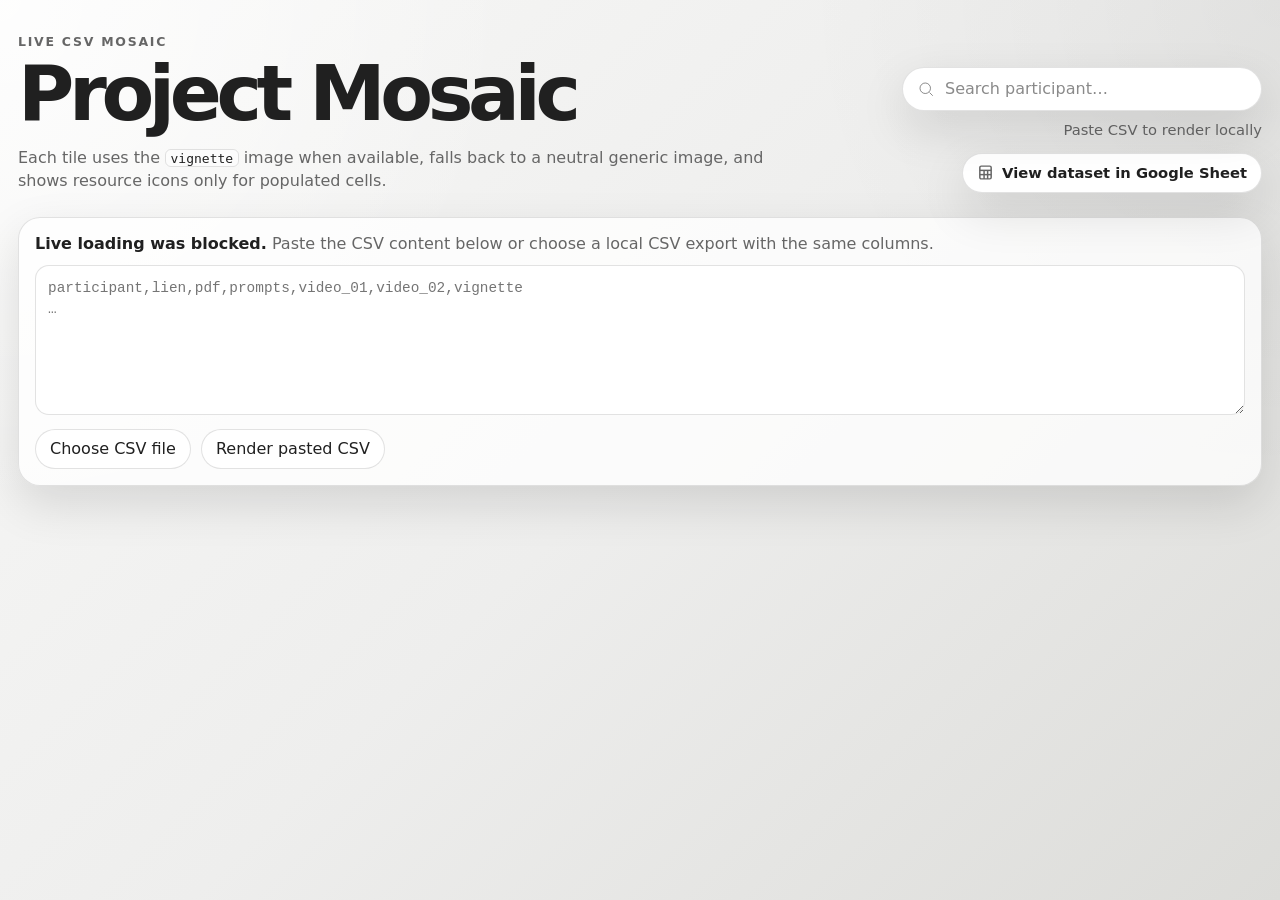
<file: mosaic_gallery_neutral_gray.html>
<!doctype html>
<html lang="en">
<head>
  <meta charset="utf-8" />
  <meta name="viewport" content="width=device-width, initial-scale=1" />
  <title>Project Mosaic Gallery</title>
  <style>
    :root {
      color-scheme: light;
      --bg: #eeeeed;
      --surface: rgba(255, 255, 255, 0.76);
      --surface-solid: #f7f7f6;
      --surface-raised: #ffffff;
      --surface-soft: #e4e4e2;
      --text: #202020;
      --muted: #666666;
      --muted-2: #8a8a8a;
      --line: rgba(32, 32, 32, 0.13);
      --line-strong: rgba(32, 32, 32, 0.24);
      --shadow: 0 18px 48px rgba(0, 0, 0, 0.12);
      --shadow-strong: 0 28px 76px rgba(0, 0, 0, 0.22);
      --radius: 22px;
      --focus: #3c3c3c;
    }

    * { box-sizing: border-box; }

    body {
      margin: 0;
      min-height: 100vh;
      font-family: Inter, ui-sans-serif, system-ui, -apple-system, BlinkMacSystemFont, "Segoe UI", sans-serif;
      color: var(--text);
      background:
        radial-gradient(circle at top left, rgba(255, 255, 255, 0.82), transparent 32rem),
        radial-gradient(circle at top right, rgba(0, 0, 0, 0.045), transparent 30rem),
        linear-gradient(135deg, #f8f8f7 0%, #eeeeed 50%, #dcdcd9 100%);
    }

    a { color: inherit; }

    code {
      padding: 0.06em 0.34em;
      border: 1px solid var(--line);
      border-radius: 0.45em;
      background: rgba(255, 255, 255, 0.62);
      color: var(--text);
    }

    .page {
      width: min(1480px, calc(100% - 36px));
      margin: 0 auto;
      padding: 34px 0 64px;
    }

    header {
      display: grid;
      grid-template-columns: 1fr minmax(260px, 420px);
      gap: 24px;
      align-items: end;
      margin-bottom: 24px;
    }

    .eyebrow {
      margin: 0 0 10px;
      color: var(--muted);
      font-size: 0.78rem;
      letter-spacing: 0.14em;
      text-transform: uppercase;
      font-weight: 740;
    }

    h1 {
      margin: 0;
      max-width: 920px;
      font-size: clamp(2.25rem, 6vw, 5.4rem);
      line-height: 0.92;
      letter-spacing: -0.07em;
    }

    .intro {
      max-width: 860px;
      margin: 16px 0 0;
      color: var(--muted);
      line-height: 1.48;
    }

    .controls {
      display: grid;
      gap: 10px;
      justify-items: end;
    }

    .search {
      position: relative;
      width: min(100%, 360px);
    }

    .search input {
      width: 100%;
      min-height: 44px;
      border: 1px solid var(--line);
      border-radius: 999px;
      padding: 0 16px 0 42px;
      color: var(--text);
      background: var(--surface-raised);
      box-shadow: var(--shadow);
      font: inherit;
      outline: none;
    }

    .search input::placeholder { color: var(--muted-2); }

    .search input:focus-visible,
    .dataset-link:focus-visible,
    .resource:focus-visible,
    .button:focus-visible,
    .modal-close:focus-visible,
    textarea:focus-visible {
      outline: 3px solid rgba(60, 60, 60, 0.22);
      outline-offset: 3px;
    }

    .search svg {
      position: absolute;
      left: 15px;
      top: 50%;
      transform: translateY(-50%);
      width: 18px;
      height: 18px;
      color: var(--muted);
      pointer-events: none;
    }

    .status {
      min-height: 1.5em;
      color: var(--muted);
      font-size: 0.92rem;
      text-align: right;
    }

    .dataset-link {
      display: inline-flex;
      align-items: center;
      justify-content: center;
      gap: 8px;
      width: fit-content;
      min-height: 40px;
      padding: 0 14px;
      border: 1px solid var(--line);
      border-radius: 999px;
      color: var(--text);
      background: var(--surface-raised);
      text-decoration: none;
      font-weight: 680;
      font-size: 0.92rem;
      box-shadow: var(--shadow);
      transition: transform 160ms ease, background 160ms ease, border-color 160ms ease;
    }

    .dataset-link:hover {
      transform: translateY(-1px);
      border-color: var(--line-strong);
      background: #fbfbfb;
    }

    .dataset-link svg {
      width: 17px;
      height: 17px;
      stroke-width: 2.1;
      color: var(--muted);
    }

    .notice {
      display: none;
      margin: 0 0 22px;
      border: 1px solid var(--line);
      border-radius: var(--radius);
      padding: 16px;
      color: var(--muted);
      background: var(--surface);
      box-shadow: var(--shadow);
    }

    .notice.show { display: block; }
    .notice strong { color: var(--text); }

    textarea {
      width: 100%;
      min-height: 150px;
      margin: 12px 0 10px;
      resize: vertical;
      border: 1px solid var(--line);
      border-radius: 14px;
      padding: 12px;
      color: var(--text);
      background: var(--surface-raised);
      font: 0.9rem/1.45 ui-monospace, SFMono-Regular, Menlo, Monaco, Consolas, "Liberation Mono", monospace;
      outline: none;
    }

    .fallback-actions {
      display: flex;
      flex-wrap: wrap;
      gap: 10px;
      align-items: center;
    }

    .button,
    .file-label {
      display: inline-flex;
      align-items: center;
      justify-content: center;
      min-height: 40px;
      padding: 0 14px;
      border: 1px solid var(--line);
      border-radius: 999px;
      color: var(--text);
      background: var(--surface-raised);
      cursor: pointer;
      font: inherit;
      text-decoration: none;
    }

    .button:hover,
    .file-label:hover { background: #fbfbfb; border-color: var(--line-strong); }
    input[type="file"] { display: none; }

    .gallery {
      display: grid;
      grid-template-columns: repeat(auto-fill, minmax(210px, 1fr));
      gap: 14px;
    }

    .tile {
      position: relative;
      min-width: 0;
      aspect-ratio: 1 / 1;
      overflow: hidden;
      border: 1px solid var(--line);
      border-radius: var(--radius);
      background: var(--surface-soft);
      box-shadow: var(--shadow);
      isolation: isolate;
      transition: transform 220ms ease, border-color 220ms ease, box-shadow 220ms ease;
    }

    .tile:hover {
      transform: translateY(-3px);
      border-color: var(--line-strong);
      box-shadow: var(--shadow-strong);
    }

    .tile.is-hidden { display: none; }

    .tile img {
      position: absolute;
      inset: 0;
      width: 100%;
      height: 100%;
      display: block;
      object-fit: cover;
      filter: saturate(0.82) contrast(1.02);
      transform: scale(1.01);
      transition: transform 420ms ease, filter 420ms ease;
    }

    .tile:hover img {
      transform: scale(1.055);
      filter: saturate(0.92) contrast(1.05);
    }

    .tile::after {
      content: "";
      position: absolute;
      inset: 0;
      z-index: 1;
      background:
        radial-gradient(circle at 35% 18%, rgba(255, 255, 255, 0.16), transparent 36%),
        linear-gradient(180deg, rgba(0, 0, 0, 0.05) 0%, rgba(0, 0, 0, 0.18) 42%, rgba(0, 0, 0, 0.82) 100%);
      pointer-events: none;
    }

    .tile-content {
      position: absolute;
      inset: auto 0 0 0;
      z-index: 2;
      padding: 70px 15px 15px;
      color: #f5f5f5;
      text-shadow: 0 1px 18px rgba(0, 0, 0, 0.64);
    }

    .tile-title {
      margin: 0 0 12px;
      font-size: clamp(1.02rem, 1.15vw, 1.32rem);
      line-height: 1.05;
      letter-spacing: -0.03em;
      overflow-wrap: anywhere;
    }

    .resources {
      display: flex;
      flex-wrap: wrap;
      gap: 8px;
      align-items: center;
    }

    .resource {
      display: inline-flex;
      align-items: center;
      justify-content: center;
      width: 38px;
      height: 38px;
      border: 1px solid rgba(255, 255, 255, 0.56);
      border-radius: 999px;
      color: #252525;
      background: rgba(245, 245, 244, 0.86);
      backdrop-filter: blur(12px);
      -webkit-backdrop-filter: blur(12px);
      text-decoration: none;
      cursor: pointer;
      box-shadow: 0 10px 24px rgba(0, 0, 0, 0.22);
      transition: transform 160ms ease, background 160ms ease, border-color 160ms ease;
    }

    .resource:hover {
      transform: translateY(-1px) scale(1.05);
      border-color: rgba(255, 255, 255, 0.92);
      background: #ffffff;
    }

    .resource svg {
      width: 18px;
      height: 18px;
      stroke-width: 2.2;
    }

    .text-icon {
      font-size: 0.66rem;
      font-weight: 860;
      letter-spacing: -0.03em;
    }

    .empty-state {
      display: none;
      margin-top: 14px;
      border: 1px dashed var(--line);
      border-radius: var(--radius);
      padding: 40px 24px;
      text-align: center;
      color: var(--muted);
      background: var(--surface);
    }

    .empty-state.show { display: block; }

    .empty-state strong {
      display: block;
      margin-bottom: 6px;
      color: var(--text);
      font-size: 1.08rem;
    }

    .modal-backdrop {
      position: fixed;
      inset: 0;
      z-index: 20;
      display: none;
      align-items: center;
      justify-content: center;
      padding: 22px;
      background: rgba(0, 0, 0, 0.46);
      backdrop-filter: blur(10px);
      -webkit-backdrop-filter: blur(10px);
    }

    .modal-backdrop.show { display: flex; }

    .modal {
      width: min(760px, 100%);
      max-height: min(760px, calc(100vh - 44px));
      overflow: auto;
      border: 1px solid var(--line);
      border-radius: 24px;
      background: var(--surface-solid);
      box-shadow: var(--shadow-strong);
    }

    .modal-header {
      display: flex;
      align-items: flex-start;
      justify-content: space-between;
      gap: 16px;
      padding: 20px 20px 0;
    }

    .modal-kicker {
      margin: 0 0 4px;
      color: var(--muted);
      font-size: 0.78rem;
      letter-spacing: 0.14em;
      text-transform: uppercase;
      font-weight: 740;
    }

    .modal-title {
      margin: 0;
      font-size: 1.45rem;
      letter-spacing: -0.035em;
    }

    .modal-close {
      flex: 0 0 auto;
      width: 38px;
      height: 38px;
      border: 1px solid var(--line);
      border-radius: 50%;
      color: var(--text);
      background: var(--surface-raised);
      cursor: pointer;
      font-size: 1.2rem;
      line-height: 1;
    }

    .modal-body {
      padding: 18px 20px 22px;
    }

    .modal-links {
      display: grid;
      gap: 10px;
      margin: 0 0 12px;
      padding: 0;
      list-style: none;
    }

    .modal-links a {
      display: flex;
      align-items: center;
      justify-content: space-between;
      gap: 12px;
      padding: 12px 14px;
      border: 1px solid var(--line);
      border-radius: 15px;
      color: var(--text);
      background: var(--surface-raised);
      text-decoration: none;
      overflow-wrap: anywhere;
    }

    .modal-links a:hover { border-color: var(--line-strong); }
    .modal-links small { color: var(--muted); }

    .modal-text {
      white-space: pre-wrap;
      overflow-wrap: anywhere;
      padding: 14px;
      border: 1px solid var(--line);
      border-radius: 15px;
      color: rgba(32, 32, 32, 0.86);
      background: var(--surface-raised);
      line-height: 1.55;
    }

    @media (max-width: 820px) {
      .page { width: min(100% - 24px, 720px); padding-top: 24px; }
      header { grid-template-columns: 1fr; align-items: start; }
      .controls { justify-items: stretch; }
      .search { width: 100%; }
      .status { text-align: left; }
      .dataset-link { justify-content: flex-start; }
      .gallery { grid-template-columns: repeat(auto-fill, minmax(155px, 1fr)); gap: 12px; }
      .tile-content { padding: 56px 12px 12px; }
      .tile-title { font-size: 0.98rem; margin-bottom: 9px; }
      .resource { width: 34px; height: 34px; }
    }
  </style>
</head>
<body>
  <main class="page">
    <header>
      <div>
        <p class="eyebrow">Live CSV mosaic</p>
        <h1>Project Mosaic</h1>
        <p class="intro">Each tile uses the <code>vignette</code> image when available, falls back to a neutral generic image, and shows resource icons only for populated cells.</p>
      </div>
      <div class="controls">
        <label class="search" aria-label="Search participants">
          <svg viewBox="0 0 24 24" fill="none" stroke="currentColor" aria-hidden="true"><path d="m21 21-4.35-4.35"/><circle cx="11" cy="11" r="7"/></svg>
          <input id="search" type="search" placeholder="Search participant…" autocomplete="off" />
        </label>
        <div id="status" class="status" aria-live="polite">Loading gallery…</div>
        <a class="dataset-link" href="https://docs.google.com/spreadsheets/d/1MhOL0DxvNDGEDMp3DRyuqkl0fMtpkFAuj1entnE0Tao/edit?usp=sharing" target="_blank" rel="noopener noreferrer">
          <svg viewBox="0 0 24 24" fill="none" stroke="currentColor" aria-hidden="true"><path d="M4 5a2 2 0 0 1 2-2h12a2 2 0 0 1 2 2v14a2 2 0 0 1-2 2H6a2 2 0 0 1-2-2Z"/><path d="M4 9h16"/><path d="M4 15h16"/><path d="M10 9v12"/><path d="M15 9v12"/></svg>
          <span>View dataset in Google Sheet</span>
        </a>
      </div>
    </header>

    <section id="notice" class="notice" aria-live="polite">
      <strong>Live loading was blocked.</strong>
      Paste the CSV content below or choose a local CSV export with the same columns.
      <textarea id="csvPaste" spellcheck="false" placeholder="participant,lien,pdf,prompts,video_01,video_02,vignette&#10;…"></textarea>
      <div class="fallback-actions">
        <label class="file-label" for="csvFile">Choose CSV file</label>
        <input id="csvFile" type="file" accept=".csv,text/csv" />
        <button id="renderPasted" class="button" type="button">Render pasted CSV</button>
      </div>
    </section>

    <section id="gallery" class="gallery" aria-label="Project gallery"></section>
    <section id="empty" class="empty-state">
      <strong>No matching projects</strong>
      Try a different search term.
    </section>
  </main>

  <div id="modalBackdrop" class="modal-backdrop" role="dialog" aria-modal="true" aria-labelledby="modalTitle">
    <div class="modal">
      <div class="modal-header">
        <div>
          <p id="modalKicker" class="modal-kicker">Resource</p>
          <h2 id="modalTitle" class="modal-title">Details</h2>
        </div>
        <button id="modalClose" class="modal-close" type="button" aria-label="Close">×</button>
      </div>
      <div id="modalBody" class="modal-body"></div>
    </div>
  </div>

  <script>
    const CSV_URL = "https://docs.google.com/spreadsheets/d/e/2PACX-1vQ2J9znISYyRj69-SBMjGL1oYQgAJkZeZi4i0yeWDr_h5mDD7FNYVNB9m62xctahL3pBk2GP5YOCyst/pub?gid=0&single=true&output=csv";
    const GVIZ_URL = "https://docs.google.com/spreadsheets/d/e/2PACX-1vQ2J9znISYyRj69-SBMjGL1oYQgAJkZeZi4i0yeWDr_h5mDD7FNYVNB9m62xctahL3pBk2GP5YOCyst/gviz/tq?gid=0&tqx=out:json&headers=1";

    const COLUMNS = {
      title: "participant",
      image: "vignette",
      resources: [
        { key: "lien", label: "Project link", icon: "link" },
        { key: "pdf", label: "PDF", icon: "pdf" },
        { key: "prompts", label: "Prompts", icon: "prompts" },
        { key: "video_01", label: "Video 01", icon: "video" },
        { key: "video_02", label: "Video 02", icon: "video" }
      ]
    };

    const PLACEHOLDER = "data:image/svg+xml;charset=UTF-8," + encodeURIComponent(`
      <svg xmlns="http://www.w3.org/2000/svg" viewBox="0 0 1200 1200">
        <defs>
          <linearGradient id="g" x1="0" y1="0" x2="1" y2="1">
            <stop offset="0" stop-color="#d9d9d7"/>
            <stop offset="0.52" stop-color="#bcbcb9"/>
            <stop offset="1" stop-color="#8c8c89"/>
          </linearGradient>
          <radialGradient id="r" cx="32%" cy="24%" r="72%">
            <stop offset="0" stop-color="#ffffff" stop-opacity="0.36"/>
            <stop offset="1" stop-color="#ffffff" stop-opacity="0"/>
          </radialGradient>
          <pattern id="p" width="96" height="96" patternUnits="userSpaceOnUse" patternTransform="rotate(24)">
            <rect width="96" height="96" fill="none"/>
            <path d="M0 48h96" stroke="#ffffff" stroke-opacity="0.10" stroke-width="10"/>
          </pattern>
        </defs>
        <rect width="1200" height="1200" fill="url(#g)"/>
        <rect width="1200" height="1200" fill="url(#r)"/>
        <rect width="1200" height="1200" fill="url(#p)"/>
        <g fill="none" stroke="#ffffff" stroke-opacity="0.58" stroke-width="28" stroke-linecap="round" stroke-linejoin="round">
          <rect x="330" y="330" width="540" height="440" rx="42"/>
          <path d="M390 700 545 545l120 120 70-70 80 80"/>
          <circle cx="725" cy="455" r="52" fill="#ffffff" fill-opacity="0.26" stroke="none"/>
        </g>
        <text x="600" y="880" text-anchor="middle" fill="#ffffff" fill-opacity="0.76" font-family="Inter, Arial, sans-serif" font-size="58" font-weight="700">No image</text>
      </svg>
    `);

    const ICONS = {
      link: `<svg viewBox="0 0 24 24" fill="none" stroke="currentColor" aria-hidden="true"><path d="M10 13a5 5 0 0 0 7.54.54l2-2a5 5 0 0 0-7.07-7.07l-1.15 1.15"/><path d="M14 11a5 5 0 0 0-7.54-.54l-2 2a5 5 0 0 0 7.07 7.07l1.15-1.15"/></svg>`,
      pdf: `<span class="text-icon" aria-hidden="true">PDF</span>`,
      prompts: `<svg viewBox="0 0 24 24" fill="none" stroke="currentColor" aria-hidden="true"><path d="M21 15a4 4 0 0 1-4 4H8l-5 3V7a4 4 0 0 1 4-4h10a4 4 0 0 1 4 4Z"/><path d="M8 8h8"/><path d="M8 12h6"/></svg>`,
      video: `<svg viewBox="0 0 24 24" fill="none" stroke="currentColor" aria-hidden="true"><path d="M15 10 20 7v10l-5-3Z"/><rect x="3" y="6" width="12" height="12" rx="2"/></svg>`
    };

    const URL_REGEX = /https?:\/\/[^\s,;]+|www\.[^\s,;]+|mailto:[^\s,;]+|tel:[^\s,;]+/gi;

    let allRows = [];

    const gallery = document.getElementById("gallery");
    const status = document.getElementById("status");
    const notice = document.getElementById("notice");
    const search = document.getElementById("search");
    const empty = document.getElementById("empty");
    const modalBackdrop = document.getElementById("modalBackdrop");
    const modalKicker = document.getElementById("modalKicker");
    const modalTitle = document.getElementById("modalTitle");
    const modalBody = document.getElementById("modalBody");
    const modalClose = document.getElementById("modalClose");
    const csvPaste = document.getElementById("csvPaste");
    const csvFile = document.getElementById("csvFile");
    const renderPasted = document.getElementById("renderPasted");

    function clean(value) {
      return String(value ?? "").replace(/\u00a0/g, " ").trim();
    }

    function hasValue(value) {
      const normalized = clean(value).toLowerCase();
      return normalized !== "" && !["na", "n/a", "none", "null", "undefined", "-", "—"].includes(normalized);
    }

    function normalizeKey(key) {
      return clean(key).toLowerCase().replace(/[\s-]+/g, "_");
    }

    function normalizeRow(row) {
      const normalized = {};
      Object.entries(row).forEach(([key, value]) => {
        normalized[normalizeKey(key)] = value;
      });
      return normalized;
    }

    function extractUrls(value) {
      return Array.from(new Set(clean(value).match(URL_REGEX) || []));
    }

    function normalizeUrl(value) {
      const s = clean(value);
      if (/^www\./i.test(s)) return `https://${s}`;
      return s;
    }

    function compactUrl(value) {
      try {
        const u = new URL(normalizeUrl(value));
        const path = u.pathname.replace(/\/$/, "");
        return `${u.hostname}${path && path !== "/" ? path : ""}`;
      } catch {
        return clean(value);
      }
    }

    function googleDriveFileId(value) {
      const text = clean(value);
      const patterns = [
        /drive\.google\.com\/file\/d\/([^/]+)/i,
        /drive\.google\.com\/open\?id=([^&]+)/i,
        /drive\.google\.com\/uc\?id=([^&]+)/i,
        /[?&]id=([a-zA-Z0-9_-]{20,})/,
        /^([a-zA-Z0-9_-]{25,})$/
      ];
      for (const pattern of patterns) {
        const match = text.match(pattern);
        if (match && match[1]) return decodeURIComponent(match[1]);
      }
      return "";
    }

    function imageUrl(value) {
      const s = clean(value);
      if (!hasValue(s)) return PLACEHOLDER;
      const urls = extractUrls(s);
      const candidate = urls[0] || s;
      const driveId = googleDriveFileId(candidate);
      if (driveId) return `https://drive.google.com/thumbnail?id=${encodeURIComponent(driveId)}&sz=w1200`;

      const githubMatch = candidate.match(/github\.com\/(.+?)\/blob\/(.+)/i);
      if (githubMatch) return `https://raw.githubusercontent.com/${githubMatch[1]}/${githubMatch[2]}`;

      if (/dropbox\.com/i.test(candidate)) {
        return normalizeUrl(candidate).replace(/[?&]dl=0/i, "").replace(/[?&]raw=0/i, "") + (candidate.includes("?") ? "&raw=1" : "?raw=1");
      }

      return /^(https?:\/\/|www\.)/i.test(candidate) ? normalizeUrl(candidate) : PLACEHOLDER;
    }

    function createResource(row, item, title) {
      const value = clean(row[item.key]);
      const exactUrls = extractUrls(value);
      const label = `${item.label}: ${title}`;
      const button = document.createElement("button");
      button.type = "button";
      button.className = "resource";
      button.title = item.label;
      button.setAttribute("aria-label", label);
      button.innerHTML = ICONS[item.icon] || ICONS.link;
      button.addEventListener("click", () => {
        if (exactUrls.length === 1 && value === exactUrls[0]) {
          window.open(normalizeUrl(exactUrls[0]), "_blank", "noopener,noreferrer");
        } else {
          openModal(item.label, title, value, exactUrls);
        }
      });
      return button;
    }

    function tile(row, index) {
      const normalized = normalizeRow(row);
      const title = clean(normalized[COLUMNS.title]) || `Project ${index + 1}`;
      const article = document.createElement("article");
      article.className = "tile";
      article.dataset.title = title.toLowerCase();

      const img = document.createElement("img");
      img.loading = "lazy";
      img.decoding = "async";
      img.referrerPolicy = "no-referrer";
      img.alt = title;
      img.src = imageUrl(normalized[COLUMNS.image]);
      img.onerror = () => {
        img.onerror = null;
        img.src = PLACEHOLDER;
      };
      article.appendChild(img);

      const content = document.createElement("div");
      content.className = "tile-content";

      const heading = document.createElement("h2");
      heading.className = "tile-title";
      heading.textContent = title;
      content.appendChild(heading);

      const resources = document.createElement("div");
      resources.className = "resources";
      resources.setAttribute("aria-label", `Available resources for ${title}`);
      COLUMNS.resources.forEach(item => {
        if (hasValue(normalized[item.key])) resources.appendChild(createResource(normalized, item, title));
      });
      content.appendChild(resources);
      article.appendChild(content);

      return article;
    }

    function coerceRows(rows) {
      const normalized = rows.map(normalizeRow).filter(row => Object.values(row).some(hasValue));
      if (!normalized.length) return [];

      const expected = [COLUMNS.title, COLUMNS.image, ...COLUMNS.resources.map(item => item.key)];
      const alreadyHasExpectedHeaders = expected.some(key => Object.prototype.hasOwnProperty.call(normalized[0], key));
      if (alreadyHasExpectedHeaders) return normalized;

      const firstRowValues = Object.values(normalized[0]).map(normalizeKey);
      const looksLikeHeaderRow = expected.filter(key => firstRowValues.includes(key)).length >= 3;
      if (!looksLikeHeaderRow) return normalized;

      const keysInOrder = Object.keys(normalized[0]);
      const headers = keysInOrder.map(key => normalizeKey(normalized[0][key]));
      return normalized.slice(1).map(row => {
        const remapped = {};
        headers.forEach((header, i) => {
          if (header) remapped[header] = row[keysInOrder[i]] || "";
        });
        return remapped;
      }).filter(row => Object.values(row).some(hasValue));
    }

    function render(rows) {
      allRows = coerceRows(rows);
      gallery.replaceChildren(...allRows.map(tile));
      notice.classList.remove("show");
      updateFilter();
    }

    function updateFilter() {
      const query = clean(search.value).toLowerCase();
      let visible = 0;
      Array.from(gallery.children).forEach(card => {
        const match = !query || card.dataset.title.includes(query);
        card.classList.toggle("is-hidden", !match);
        if (match) visible += 1;
      });
      const total = gallery.children.length;
      status.textContent = total ? `${visible} of ${total} projects shown` : "No projects loaded";
      empty.classList.toggle("show", total > 0 && visible === 0);
    }

    function parseCSV(text) {
      const rows = [];
      let row = [];
      let field = "";
      let inQuotes = false;

      for (let i = 0; i < text.length; i++) {
        const char = text[i];
        const next = text[i + 1];

        if (char === '"') {
          if (inQuotes && next === '"') {
            field += '"';
            i++;
          } else {
            inQuotes = !inQuotes;
          }
        } else if (char === "," && !inQuotes) {
          row.push(field);
          field = "";
        } else if ((char === "\n" || char === "\r") && !inQuotes) {
          if (char === "\r" && next === "\n") i++;
          row.push(field);
          rows.push(row);
          row = [];
          field = "";
        } else {
          field += char;
        }
      }
      row.push(field);
      rows.push(row);

      while (rows.length && rows[rows.length - 1].every(cell => clean(cell) === "")) rows.pop();
      if (!rows.length) return [];

      const headers = rows.shift().map(normalizeKey);
      return rows
        .filter(values => values.some(hasValue))
        .map(values => {
          const obj = {};
          headers.forEach((header, i) => { obj[header] = values[i] || ""; });
          return obj;
        });
    }

    function rowsFromGviz(response) {
      if (!response || !response.table || !Array.isArray(response.table.cols)) return [];
      const headers = response.table.cols.map(col => normalizeKey(col.label || col.id || ""));
      return (response.table.rows || []).map(row => {
        const obj = {};
        headers.forEach((header, i) => {
          const cell = row.c && row.c[i];
          obj[header] = cell ? clean(cell.f != null ? cell.f : cell.v) : "";
        });
        return obj;
      }).filter(row => Object.values(row).some(hasValue));
    }

    async function loadViaFetch() {
      const response = await fetch(CSV_URL, { cache: "no-store" });
      if (!response.ok) throw new Error(`CSV request failed: ${response.status}`);
      const text = await response.text();
      const rows = parseCSV(text);
      if (!rows.length) throw new Error("CSV was empty");
      render(rows);
    }

    function loadViaGviz() {
      return new Promise((resolve, reject) => {
        const previousGoogle = window.google;
        const callbackName = `__projectMosaic_${Date.now()}_${Math.floor(Math.random() * 100000)}`;
        const script = document.createElement("script");
        let settled = false;

        function cleanup() {
          settled = true;
          script.remove();
          delete window[callbackName];
          if (previousGoogle === undefined) delete window.google;
          else window.google = previousGoogle;
        }

        const timer = window.setTimeout(() => {
          if (settled) return;
          cleanup();
          reject(new Error("Google Visualization loading timed out"));
        }, 10000);

        window[callbackName] = response => {
          if (settled) return;
          window.clearTimeout(timer);
          const rows = rowsFromGviz(response);
          cleanup();
          if (!rows.length) {
            reject(new Error("No rows returned by Google Visualization"));
            return;
          }
          render(rows);
          resolve(rows);
        };

        window.google = window.google || {};
        window.google.visualization = window.google.visualization || {};
        window.google.visualization.Query = window.google.visualization.Query || {};
        window.google.visualization.Query.setResponse = window[callbackName];

        script.async = true;
        script.onerror = () => {
          if (settled) return;
          window.clearTimeout(timer);
          cleanup();
          reject(new Error("Google Visualization script could not be loaded"));
        };
        script.src = GVIZ_URL + `&cachebust=${Date.now()}`;
        document.head.appendChild(script);
      });
    }

    async function loadData() {
      try {
        await loadViaGviz();
      } catch (gvizError) {
        try {
          await loadViaFetch();
        } catch (fetchError) {
          status.textContent = "Paste CSV to render locally";
          notice.classList.add("show");
          console.warn("Live gallery loading failed", { gvizError, fetchError });
        }
      }
    }

    function openModal(label, title, value, links) {
      modalKicker.textContent = label;
      modalTitle.textContent = title;
      modalBody.innerHTML = "";

      if (links.length) {
        const list = document.createElement("ul");
        list.className = "modal-links";
        links.forEach((link, index) => {
          const item = document.createElement("li");
          const anchor = document.createElement("a");
          anchor.href = normalizeUrl(link);
          anchor.target = "_blank";
          anchor.rel = "noopener noreferrer";
          anchor.textContent = links.length > 1 ? `${label} ${index + 1}` : label;
          const small = document.createElement("small");
          small.textContent = compactUrl(link);
          anchor.appendChild(small);
          item.appendChild(anchor);
          list.appendChild(item);
        });
        modalBody.appendChild(list);
      }

      const remaining = clean(value.replace(URL_REGEX, ""));
      if (remaining || !links.length) {
        const text = document.createElement("div");
        text.className = "modal-text";
        text.textContent = remaining || value;
        modalBody.appendChild(text);
      }

      modalBackdrop.classList.add("show");
      modalClose.focus();
    }

    function closeModal() {
      modalBackdrop.classList.remove("show");
    }

    search.addEventListener("input", updateFilter);
    renderPasted.addEventListener("click", () => {
      const rows = parseCSV(csvPaste.value);
      if (rows.length) render(rows);
      else status.textContent = "No rows found in pasted CSV";
    });
    csvFile.addEventListener("change", async event => {
      const file = event.target.files && event.target.files[0];
      if (!file) return;
      const text = await file.text();
      csvPaste.value = text;
      const rows = parseCSV(text);
      if (rows.length) render(rows);
      else status.textContent = "No rows found in selected CSV";
    });
    modalClose.addEventListener("click", closeModal);
    modalBackdrop.addEventListener("click", event => {
      if (event.target === modalBackdrop) closeModal();
    });
    window.addEventListener("keydown", event => {
      if (event.key === "Escape") closeModal();
    });

    loadData();
  </script>
</body>
</html>
</file>
<file: assets/styles.css>
:root {
  color-scheme: light;
  --bg: #faf5ea;
  --surface: #fffaf1;
  --surface-soft: rgba(255, 250, 241, 0.76);
  --surface-faint: rgba(255, 250, 241, 0.58);
  --text: #1f1a14;
  --muted: #6f6254;
  --muted-2: #8f806f;
  --line: rgba(31, 26, 20, 0.16);
  --line-strong: rgba(31, 26, 20, 0.30);
  --primary: #3b352e;
  --accent: #7b3f24;
  --shadow: 0 24px 60px rgba(31, 26, 20, 0.14);
  --radius-lg: 30px;
  --radius-md: 22px;
  --radius-sm: 14px;
  --max-width: 1120px;
  --header-height: 74px;
  --footer-height: 64px;
  --font-body: "Aptos", "Avenir Next", "Helvetica Neue", Arial, ui-sans-serif, system-ui, -apple-system, BlinkMacSystemFont, "Segoe UI", sans-serif;
  --font-title: var(--font-body);
  --font-mono: "SFMono-Regular", "SF Mono", Consolas, "Liberation Mono", ui-monospace, monospace;

  --md-ref-typeface-brand: var(--font-body);
  --md-ref-typeface-plain: var(--font-body);
  --md-sys-color-primary: #3b352e;
  --md-sys-color-on-primary: #fffaf1;
  --md-sys-color-primary-container: #efe3d2;
  --md-sys-color-on-primary-container: #1f1a14;
  --md-sys-color-secondary: #7b3f24;
  --md-sys-color-on-secondary: #fffaf1;
  --md-sys-color-secondary-container: #f2d7c8;
  --md-sys-color-on-secondary-container: #26120b;
  --md-sys-color-surface: #fffaf1;
  --md-sys-color-on-surface: #1f1a14;
  --md-sys-color-outline: #8a7b6b;
  --md-sys-shape-corner-full: 999px;
}

* {
  box-sizing: border-box;
}

html {
  min-height: 100%;
  overflow-x: hidden;
  scroll-behavior: smooth;
}

body {
  min-height: 100svh;
  margin: 0;
  overflow-x: hidden;
  background: var(--bg);
  color: var(--text);
  font-family: var(--font-body);
  font-size: 16px;
  letter-spacing: 0.022em;
  line-height: 1.55;
}

body::before,
body::after {
  content: "";
  position: fixed;
  inset: 0;
  pointer-events: none;
}

body::before {
  z-index: 80;
  background-image: var(--film-texture-url, none);
  background-position: var(--film-texture-position, 0 0);
  background-size: var(--film-texture-size, 560px 560px);
  background-repeat: repeat;
  opacity: var(--film-overlay-opacity, 0.44);
}

body::after {
  z-index: 79;
  background:
    radial-gradient(ellipse at center, transparent 0 54%, rgba(31, 26, 20, 0.05) 100%),
    linear-gradient(180deg, rgba(255, 250, 241, 0.02), rgba(31, 26, 20, 0.02));
  box-shadow: inset 0 0 5rem rgba(31, 26, 20, 0.06);
  opacity: var(--film-vignette-opacity, 0.26);
}

@media (prefers-reduced-motion: reduce) {
  html {
    scroll-behavior: auto;
  }

  *,
  *::before,
  *::after {
    animation-duration: 0.001ms !important;
    animation-iteration-count: 1 !important;
    scroll-behavior: auto !important;
    transition-duration: 0.001ms !important;
  }
}

img,
svg {
  display: block;
  max-width: 100%;
}

a {
  color: inherit;
}

button,
input,
textarea,
select {
  font: inherit;
}

h1,
h2,
h3,
p,
li,
a,
strong,
span {
  overflow-wrap: break-word;
}

.skip-link {
  position: fixed;
  top: 0.75rem;
  left: 0.75rem;
  z-index: 1000;
  transform: translateY(-150%);
  background: var(--text);
  color: var(--surface);
  padding: 0.75rem 1rem;
  border-radius: var(--radius-sm);
  text-decoration: none;
}

.skip-link:focus {
  transform: translateY(0);
}

.section-shell {
  width: min(var(--max-width), calc(100% - 2rem));
  margin-inline: auto;
}

.site-header {
  position: sticky;
  top: 0;
  z-index: 120;
  background: rgba(250, 245, 234, 0.82);
  border-bottom: 1px solid var(--line);
  backdrop-filter: blur(16px);
}

.header-inner {
  width: min(var(--max-width), calc(100% - 2rem));
  min-height: var(--header-height);
  margin-inline: auto;
  display: flex;
  align-items: center;
  gap: 1rem;
}

.brand {
  display: inline-flex;
  align-items: center;
  min-width: max-content;
  color: var(--text);
  font-size: 0.86rem;
  font-weight: 720;
  letter-spacing: 0.06em;
  text-decoration: none;
  text-transform: uppercase;
}

.brand-text {
  display: inline-block;
}

.site-nav {
  display: flex;
  align-items: center;
  gap: 0.15rem;
  margin-left: auto;
}

.site-nav a {
  border-radius: 999px;
  color: var(--muted);
  font-size: 0.9rem;
  font-weight: 650;
  letter-spacing: 0.032em;
  padding: 0.58rem 0.86rem;
  text-decoration: none;
  transition: background 180ms ease, color 180ms ease;
}

.site-nav a:hover,
.site-nav a:focus-visible,
.site-nav a[aria-current="page"] {
  background: rgba(31, 26, 20, 0.07);
  color: var(--text);
  outline: none;
}

.lang-switch {
  display: inline-flex;
  align-items: center;
  gap: 0.15rem;
  padding: 0.2rem;
  border: 1px solid var(--line);
  border-radius: 999px;
  background: rgba(255, 250, 241, 0.68);
}

.lang-switch button {
  min-width: 2.25rem;
  border: 0;
  border-radius: 999px;
  background: transparent;
  color: var(--muted);
  cursor: pointer;
  font-size: 0.78rem;
  font-weight: 780;
  letter-spacing: 0.06em;
  padding: 0.42rem 0.56rem;
}

.lang-switch button[aria-pressed="true"] {
  background: var(--text);
  color: var(--surface);
}

main {
  min-height: calc(100svh - var(--header-height) - var(--footer-height));
}

.hero {
  padding-block: clamp(2rem, 4vw, 4.25rem);
}

.home-hero {
  min-height: calc(100svh - var(--header-height) - var(--footer-height));
  display: grid;
  align-content: center;
}

.page-hero {
  display: grid;
  gap: clamp(1.6rem, 4vw, 3rem);
}

.page-heading {
  max-width: 940px;
}

.eyebrow,
.panel-label {
  margin: 0 0 1rem;
  color: var(--accent);
  font-family: var(--font-mono);
  font-size: 0.76rem;
  font-weight: 700;
  letter-spacing: 0.14em;
  text-transform: uppercase;
}

h1,
h2,
h3,
p {
  margin-top: 0;
}

h1,
h2 {
  font-family: var(--font-title);
  font-weight: 560;
  letter-spacing: 0.016em;
  text-wrap: balance;
}

h1 {
  max-width: 960px;
  margin-bottom: 0;
  font-size: clamp(2.45rem, 5.65vw, 5.75rem);
  line-height: 1.02;
}

.page-hero h1 {
  max-width: 980px;
  margin-bottom: 1.2rem;
  font-size: clamp(2.25rem, 4.7vw, 4.65rem);
  line-height: 1.04;
}

h2 {
  margin-bottom: 0.9rem;
  font-size: clamp(1.35rem, 2.2vw, 2.15rem);
  line-height: 1.1;
}

.lede {
  max-width: 760px;
  margin-bottom: 0;
  color: var(--muted);
  font-size: clamp(1rem, 1.32vw, 1.18rem);
  letter-spacing: 0.02em;
}

.home-options {
  display: grid;
  grid-template-columns: repeat(3, minmax(0, 1fr));
  gap: 0.85rem;
  margin-top: clamp(1.4rem, 3vw, 2.6rem);
}

.option-card {
  min-height: 124px;
  display: grid;
  grid-template-rows: auto 1fr auto;
  gap: 0.95rem;
  border: 1px solid var(--line);
  border-radius: var(--radius-lg);
  background: var(--surface-soft);
  padding: clamp(1rem, 1.8vw, 1.3rem);
  text-decoration: none;
  transition: box-shadow 160ms ease;
}

.option-card:hover {
  box-shadow: var(--shadow);
}

.option-card:focus-visible {
  box-shadow: var(--shadow);
  outline: 2px solid var(--line-strong);
  outline-offset: 3px;
}

.option-index,
.option-arrow {
  color: var(--muted-2);
  font-family: var(--font-mono);
  font-size: 0.76rem;
  letter-spacing: 0.11em;
}

.option-body {
  display: grid;
  gap: 0.42rem;
}

.option-body strong {
  font-family: var(--font-title);
  font-size: clamp(1.25rem, 2.15vw, 2.1rem);
  font-weight: 600;
  letter-spacing: 0.014em;
  line-height: 1.02;
}

.option-body span {
  max-width: 18rem;
  color: var(--muted);
  font-size: 0.94rem;
  line-height: 1.42;
}

.option-arrow {
  justify-self: end;
  color: var(--text);
  font-size: 1.08rem;
}

.text-grid,
.credits-list {
  display: grid;
  grid-template-columns: repeat(2, minmax(0, 1fr));
  gap: 1rem;
}

.text-panel,
.credit-block {
  border: 1px solid var(--line);
  border-radius: var(--radius-lg);
  background: var(--surface-soft);
  padding: clamp(1.2rem, 2.8vw, 2rem);
}

.text-panel p:last-child,
.credit-block p:last-child,
.compact-list:last-child {
  margin-bottom: 0;
}

.text-panel p,
.credit-block li {
  color: var(--muted);
}

.compact-list {
  display: grid;
  gap: 0.72rem;
  margin: 0;
  padding-left: 1.1rem;
}

.placeholder-list li {
  color: var(--muted-2);
}

.narrow-panel {
  max-width: 620px;
}

.inline-link {
  display: inline-flex;
  align-items: center;
  gap: 0.4rem;
  margin-top: 1rem;
  border-bottom: 1px solid currentColor;
  color: var(--text);
  font-weight: 720;
  text-decoration: none;
}

.inline-link:hover,
.inline-link:focus-visible {
  color: var(--accent);
  outline: none;
}

.about-page {
  padding-bottom: clamp(2.5rem, 6vw, 5.5rem);
}

.about-page .page-heading {
  max-width: 1040px;
}

.about-page h1 {
  max-width: 1040px;
  font-size: clamp(2.05rem, 4.35vw, 4.35rem);
  line-height: 1.05;
}

.about-page .lede {
  max-width: 900px;
}

.about-intro-grid {
  display: grid;
  grid-template-columns: minmax(0, 1.55fr) minmax(240px, 0.75fr);
  gap: 1rem;
  align-items: stretch;
}

.about-lead-panel {
  display: grid;
  align-content: start;
}

.lab-facts {
  display: grid;
  gap: 0.72rem;
}

.fact-card {
  min-height: 128px;
  display: grid;
  align-content: space-between;
  gap: 0.8rem;
  border: 1px solid var(--line);
  border-radius: var(--radius-md);
  background: var(--surface-faint);
  padding: clamp(1rem, 2vw, 1.35rem);
}

.fact-number {
  color: var(--text);
  font-family: var(--font-title);
  font-size: clamp(1.65rem, 3vw, 2.7rem);
  font-weight: 680;
  letter-spacing: 0.012em;
  line-height: 0.95;
}

.fact-label {
  color: var(--muted);
  font-size: 0.9rem;
  line-height: 1.38;
}

.about-block {
  display: grid;
  gap: 1rem;
}

.section-heading {
  max-width: 780px;
}

.section-heading p:not(.panel-label) {
  margin-bottom: 0;
  color: var(--muted);
}

.method-grid {
  display: grid;
  grid-template-columns: repeat(5, minmax(0, 1fr));
  gap: 0.78rem;
}

.method-card {
  min-width: 0;
  min-height: 172px;
  display: grid;
  align-content: start;
  gap: 0.62rem;
  border: 1px solid var(--line);
  border-radius: var(--radius-md);
  background: var(--surface-faint);
  padding: clamp(1rem, 1.7vw, 1.25rem);
}

.method-index,
.session-marker,
.session-tags {
  font-family: var(--font-mono);
  font-weight: 760;
  letter-spacing: 0.11em;
  text-transform: uppercase;
}

.method-index,
.session-marker {
  color: var(--muted-2);
  font-size: 0.73rem;
}

.method-card h3,
.session-content h3 {
  margin: 0;
  font-family: var(--font-title);
  font-size: clamp(1.08rem, 1.55vw, 1.34rem);
  font-weight: 670;
  letter-spacing: 0.012em;
  line-height: 1.12;
}

.method-card p,
.session-content p,
.reflection-copy p {
  margin: 0;
  color: var(--muted);
  font-size: 0.95rem;
  line-height: 1.46;
}

.session-timeline {
  display: grid;
  gap: 0.78rem;
  margin: 0;
  padding: 0;
  list-style: none;
}

.session-card {
  min-width: 0;
  display: grid;
  grid-template-columns: minmax(7rem, 0.32fr) minmax(0, 1fr);
  gap: 1rem;
  border: 1px solid var(--line);
  border-radius: var(--radius-md);
  background: var(--surface-faint);
  padding: clamp(1rem, 2vw, 1.3rem);
}

.session-card-pending {
  border-style: dashed;
  background: rgba(255, 250, 241, 0.42);
}

.session-content {
  display: grid;
  gap: 0.54rem;
}

.session-tags {
  color: var(--accent) !important;
  font-size: 0.72rem !important;
  line-height: 1.35 !important;
}

.session-media-grid {
  display: grid;
  gap: 0.72rem;
  margin-top: 0.72rem;
}

.session-media-grid-two {
  max-width: 640px;
  grid-template-columns: repeat(2, minmax(0, 1fr));
}

.session-media-grid-five {
  grid-template-columns: repeat(5, minmax(0, 1fr));
}

.session-figure {
  position: relative;
  min-width: 0;
  aspect-ratio: 640 / 546;
  overflow: hidden;
  margin: 0;
  border: 1px solid rgba(31, 26, 20, 0.20);
  border-radius: 18px;
  background:
    repeating-linear-gradient(0deg, rgba(31, 26, 20, 0.035) 0 1px, transparent 1px 7px),
    rgba(255, 250, 241, 0.46);
  box-shadow: inset 0 0 0 1px rgba(255, 250, 241, 0.25);
}

.session-figure img {
  width: 100%;
  height: 100%;
  object-fit: cover;
  filter: sepia(0.13) contrast(0.97) brightness(1.02);
}

.session-figure::after {
  content: "";
  position: absolute;
  inset: 0;
  pointer-events: none;
  background:
    linear-gradient(90deg, rgba(31, 26, 20, 0.08), transparent 13%, transparent 87%, rgba(31, 26, 20, 0.07)),
    radial-gradient(ellipse at center, transparent 58%, rgba(31, 26, 20, 0.16));
  mix-blend-mode: multiply;
  opacity: 0.42;
}

.session-figure figcaption {
  position: absolute;
  z-index: 2;
  inset: auto 0.52rem 0.52rem 0.52rem;
  display: flex;
  align-items: center;
  justify-content: space-between;
  gap: 0.55rem;
  border: 1px solid rgba(31, 26, 20, 0.14);
  border-radius: 13px;
  background: rgba(255, 250, 241, 0.80);
  color: var(--text);
  font-family: var(--font-mono);
  font-size: 0.66rem;
  font-weight: 720;
  letter-spacing: 0.075em;
  line-height: 1.22;
  opacity: 0;
  padding: 0.44rem 0.52rem;
  text-transform: uppercase;
  transition: opacity 160ms ease;
}

.session-figure:hover figcaption,
.session-figure:focus-within figcaption,
.session-figure.photo-missing figcaption {
  opacity: 1;
}

.session-figure figcaption small {
  color: var(--muted-2);
  font-size: 0.6rem;
  font-weight: 650;
  letter-spacing: 0.08em;
  white-space: nowrap;
}

.session-figure.photo-missing {
  display: grid;
  place-items: center;
  background:
    linear-gradient(135deg, rgba(31, 26, 20, 0.055), rgba(255, 250, 241, 0.18)),
    repeating-linear-gradient(90deg, transparent 0 18px, rgba(31, 26, 20, 0.045) 19px 20px, transparent 21px 54px),
    rgba(255, 250, 241, 0.38);
}

.session-figure.photo-missing img {
  display: none;
}

.session-figure.photo-missing::before {
  content: attr(data-photo-missing-label) "\A" attr(data-photo-name);
  position: relative;
  z-index: 1;
  white-space: pre;
  color: rgba(31, 26, 20, 0.55);
  font-family: var(--font-mono);
  font-size: 0.74rem;
  font-weight: 720;
  letter-spacing: 0.08em;
  line-height: 1.6;
  text-align: center;
  text-transform: uppercase;
}

.about-gallery-note {
  max-width: none;
}

.reflection-panel {
  display: grid;
  grid-template-columns: minmax(0, 0.85fr) minmax(0, 1.15fr);
  gap: clamp(1rem, 3vw, 2rem);
  align-items: start;
}

.reflection-copy {
  display: grid;
  gap: 0.9rem;
}

.tag-cloud {
  display: flex;
  flex-wrap: wrap;
  gap: 0.45rem;
  margin-top: 0.2rem;
}

.tag-cloud span {
  border: 1px solid var(--line);
  border-radius: 999px;
  background: var(--surface-faint);
  color: var(--muted);
  font-family: var(--font-mono);
  font-size: 0.72rem;
  font-weight: 720;
  letter-spacing: 0.08em;
  padding: 0.34rem 0.58rem;
}

.site-footer {
  position: relative;
  z-index: 60;
  border-top: 1px solid var(--line);
}

.footer-inner {
  min-height: var(--footer-height);
  display: flex;
  align-items: center;
  justify-content: space-between;
  gap: 1rem;
  color: var(--muted);
  font-size: 0.86rem;
  letter-spacing: 0.04em;
}

@media (max-width: 1100px) {
  .method-grid {
    grid-template-columns: repeat(3, minmax(0, 1fr));
  }
}



.credit-meta-grid {
  display: grid;
  grid-template-columns: repeat(4, minmax(0, 1fr));
  gap: 0.85rem;
  margin-top: clamp(1.5rem, 3vw, 2.4rem);
}

.credit-meta-card,
.credit-panel,
.reference-card,
.person-card {
  border: 1px solid var(--line);
  background: var(--surface-soft);
}

.credit-meta-card {
  min-height: 138px;
  display: grid;
  align-content: space-between;
  gap: 1rem;
  border-radius: var(--radius-md);
  padding: clamp(1rem, 1.6vw, 1.25rem);
}

.credit-meta-card strong {
  display: block;
  font-size: clamp(1.1rem, 1.65vw, 1.42rem);
  font-weight: 680;
  letter-spacing: 0.01em;
  line-height: 1.08;
}

.credit-meta-card span {
  color: var(--muted);
  font-size: 0.9rem;
}

.credit-panel {
  border-radius: var(--radius-lg);
  margin-top: clamp(1rem, 2vw, 1.35rem);
  padding: clamp(1.15rem, 2.8vw, 2rem);
}

.section-head {
  max-width: 780px;
  margin-bottom: clamp(1.1rem, 2.3vw, 1.8rem);
}

.section-head p:last-child {
  color: var(--muted);
  margin-bottom: 0;
}

.participant-groups {
  display: grid;
  gap: clamp(1.1rem, 2.6vw, 2rem);
}

.participant-group h3,
.reference-card h3 {
  margin: 0 0 0.85rem;
  font-size: clamp(1.02rem, 1.55vw, 1.24rem);
  letter-spacing: 0.02em;
}

.people-grid {
  display: grid;
  grid-template-columns: repeat(4, minmax(0, 1fr));
  gap: 0.82rem;
}

.people-grid-compact {
  grid-template-columns: repeat(4, minmax(0, 1fr));
}

.person-card {
  display: grid;
  gap: 0.72rem;
  border-radius: var(--radius-md);
  padding: 1rem;
}

.person-head {
  display: flex;
  align-items: center;
  justify-content: space-between;
  gap: 0.65rem;
}

.person-number {
  color: var(--muted-2);
  font-family: var(--font-mono);
  font-size: 0.72rem;
  letter-spacing: 0.12em;
}

.person-card strong {
  font-size: 1.05rem;
  font-weight: 680;
  letter-spacing: 0.01em;
  line-height: 1.15;
}

.person-email {
  color: var(--muted);
  font-size: 0.82rem;
  line-height: 1.25;
  overflow-wrap: anywhere;
  text-decoration: none;
}

.person-email:hover,
.person-email:focus-visible,
.resource-list a:hover,
.resource-list a:focus-visible {
  text-decoration: underline;
  text-underline-offset: 0.18em;
}

.role-badge {
  border: 1px solid var(--line);
  border-radius: 999px;
  color: var(--muted);
  font-size: 0.68rem;
  font-weight: 700;
  letter-spacing: 0.075em;
  line-height: 1;
  padding: 0.36rem 0.5rem;
  text-transform: uppercase;
  white-space: nowrap;
}

.role-teacher {
  background: rgba(123, 63, 36, 0.10);
}

.role-student {
  background: rgba(31, 26, 20, 0.06);
}

.role-staff {
  background: rgba(255, 250, 241, 0.72);
}

.credits-two-col,
.references-grid {
  display: grid;
  grid-template-columns: repeat(2, minmax(0, 1fr));
  gap: 1rem;
}

.credits-two-col .credit-panel {
  margin-top: 0;
}

.credit-highlight {
  margin: 0 0 0.95rem;
  font-family: var(--font-title);
  font-size: clamp(1.45rem, 2.8vw, 2.45rem);
  font-weight: 680;
  letter-spacing: 0.006em;
  line-height: 1;
}

.references-panel {
  margin-bottom: clamp(1.4rem, 3vw, 2.6rem);
}

.reference-card {
  border-radius: var(--radius-md);
  padding: clamp(1rem, 2vw, 1.35rem);
}

.reference-card-wide {
  grid-column: 1 / -1;
}

.resource-list {
  display: grid;
  gap: 0.72rem;
  margin: 0;
  padding-left: 1.05rem;
}

.resource-list li {
  color: var(--muted);
  line-height: 1.36;
}

.resource-list a {
  color: var(--text);
  font-weight: 680;
  text-decoration: none;
}

.two-column-list {
  grid-template-columns: repeat(2, minmax(0, 1fr));
  column-gap: 2rem;
}

@media (max-height: 760px) and (min-width: 901px) {
  .hero {
    padding-block: 1.4rem 2rem;
  }

  .home-hero {
    align-content: start;
  }

  h1 {
    font-size: clamp(2.35rem, 5vw, 4.8rem);
  }

  .eyebrow {
    margin-bottom: 0.72rem;
  }

  .home-options {
    margin-top: 1.2rem;
  }

  .option-card {
    min-height: 108px;
    gap: 0.58rem;
    padding-block: 0.92rem;
  }

  .option-body span {
    font-size: 0.9rem;
    line-height: 1.35;
  }
}

@media (max-width: 900px) {
  :root {
    --header-height: 112px;
  }

  .header-inner {
    min-height: auto;
    align-items: flex-start;
    flex-wrap: wrap;
    padding-block: 0.85rem;
  }

  .site-nav {
    order: 3;
    width: 100%;
    margin-left: 0;
    overflow-x: auto;
    padding-bottom: 0.1rem;
  }

  .home-options,
  .text-grid,
  .credits-list,
  .about-intro-grid,
  .reflection-panel,
  .credit-meta-grid,
  .credits-two-col,
  .references-grid {
    grid-template-columns: 1fr;
  }

  .lab-facts {
    grid-template-columns: repeat(3, minmax(0, 1fr));
  }

  .method-grid {
    grid-template-columns: repeat(2, minmax(0, 1fr));
  }

  .session-media-grid-five {
    grid-template-columns: repeat(3, minmax(0, 1fr));
  }

  .people-grid,
  .people-grid-compact {
    grid-template-columns: repeat(2, minmax(0, 1fr));
  }

  .home-hero {
    align-content: start;
  }

  .option-card {
    min-height: auto;
  }
}

@media (max-width: 700px) {
  .session-card {
    grid-template-columns: 1fr;
    gap: 0.6rem;
  }
}

@media (max-width: 640px) {
  :root {
    --header-height: 126px;
  }

  .section-shell,
  .header-inner {
    width: min(100% - 1.15rem, var(--max-width));
  }

  .brand {
    max-width: 12rem;
    min-width: 0;
    white-space: normal;
  }

  .lang-switch {
    margin-left: auto;
  }

  h1 {
    font-size: clamp(2.05rem, 10.5vw, 3.35rem);
  }

  .page-hero h1,
  .about-page h1 {
    font-size: clamp(1.95rem, 10vw, 3.1rem);
  }

  .hero {
    padding-block: 2rem 2.35rem;
  }

  .home-options {
    margin-top: 1.4rem;
  }

  .lab-facts,
  .method-grid,
  .session-media-grid-two,
  .session-media-grid-five,
  .people-grid,
  .people-grid-compact,
  .two-column-list {
    grid-template-columns: 1fr;
  }

  .method-card,
  .fact-card {
    min-height: auto;
  }

  .footer-inner {
    min-height: auto;
    align-items: flex-start;
    flex-direction: column;
    padding-block: 1.25rem;
  }
}

@media (max-width: 420px) {
  :root {
    --header-height: 136px;
  }

  body {
    font-size: 15px;
  }

  .site-nav a {
    padding-inline: 0.68rem;
  }

  .option-card,
  .text-panel,
  .credit-block,
  .credit-panel,
  .credit-meta-card,
  .reference-card,
  .person-card {
    border-radius: 24px;
  }
}
</file>
